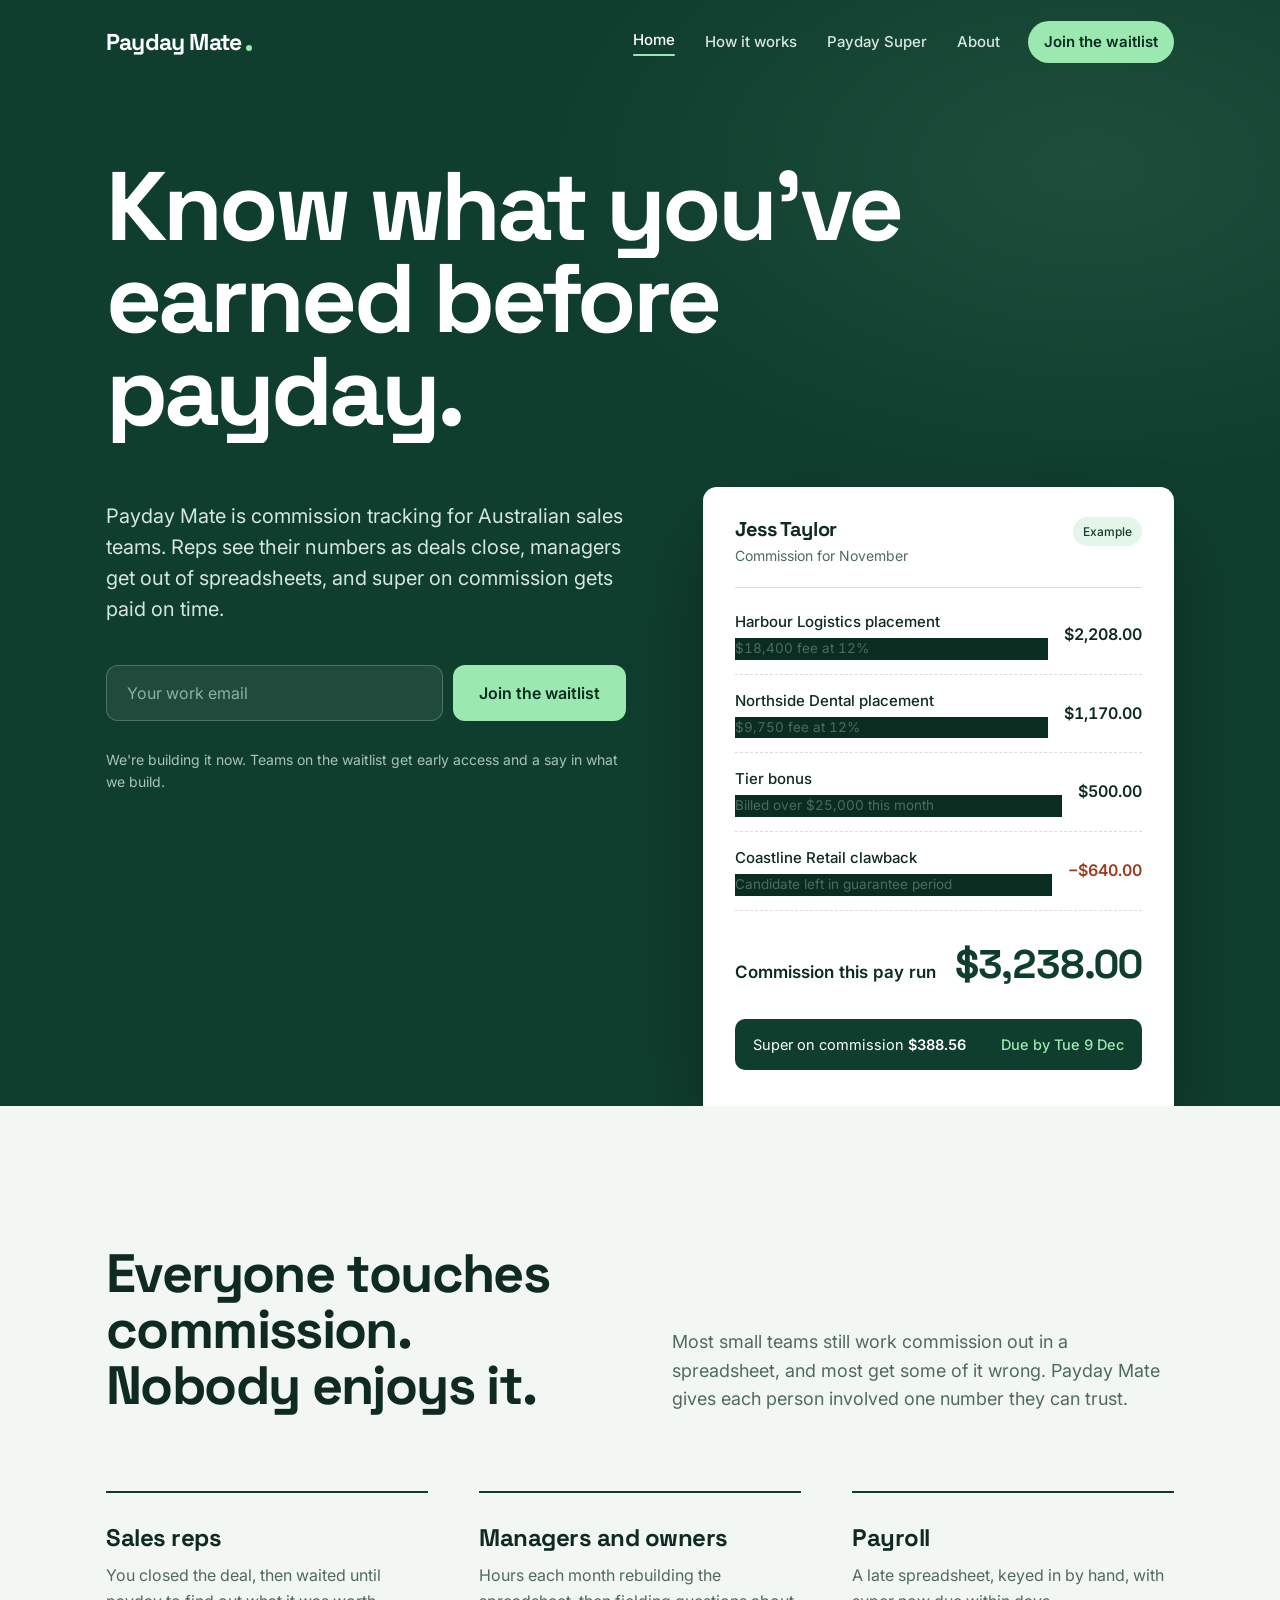
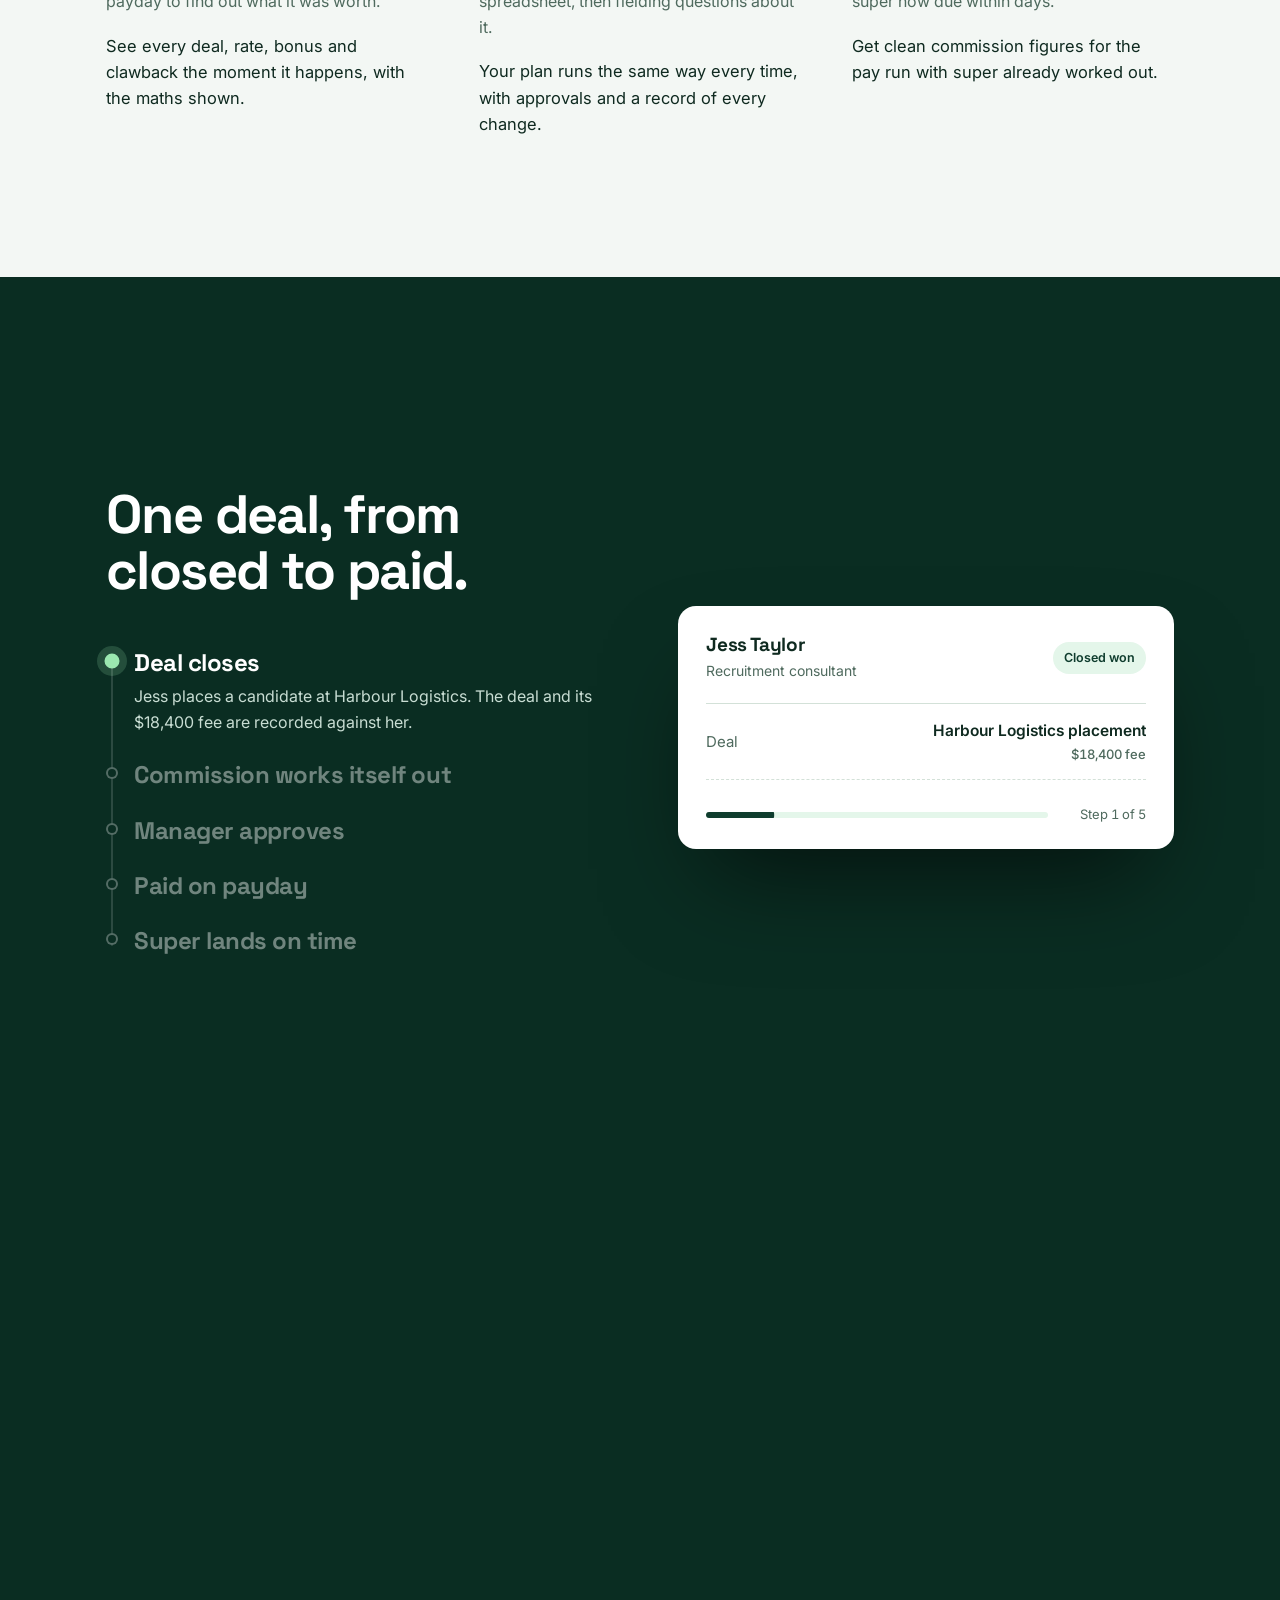
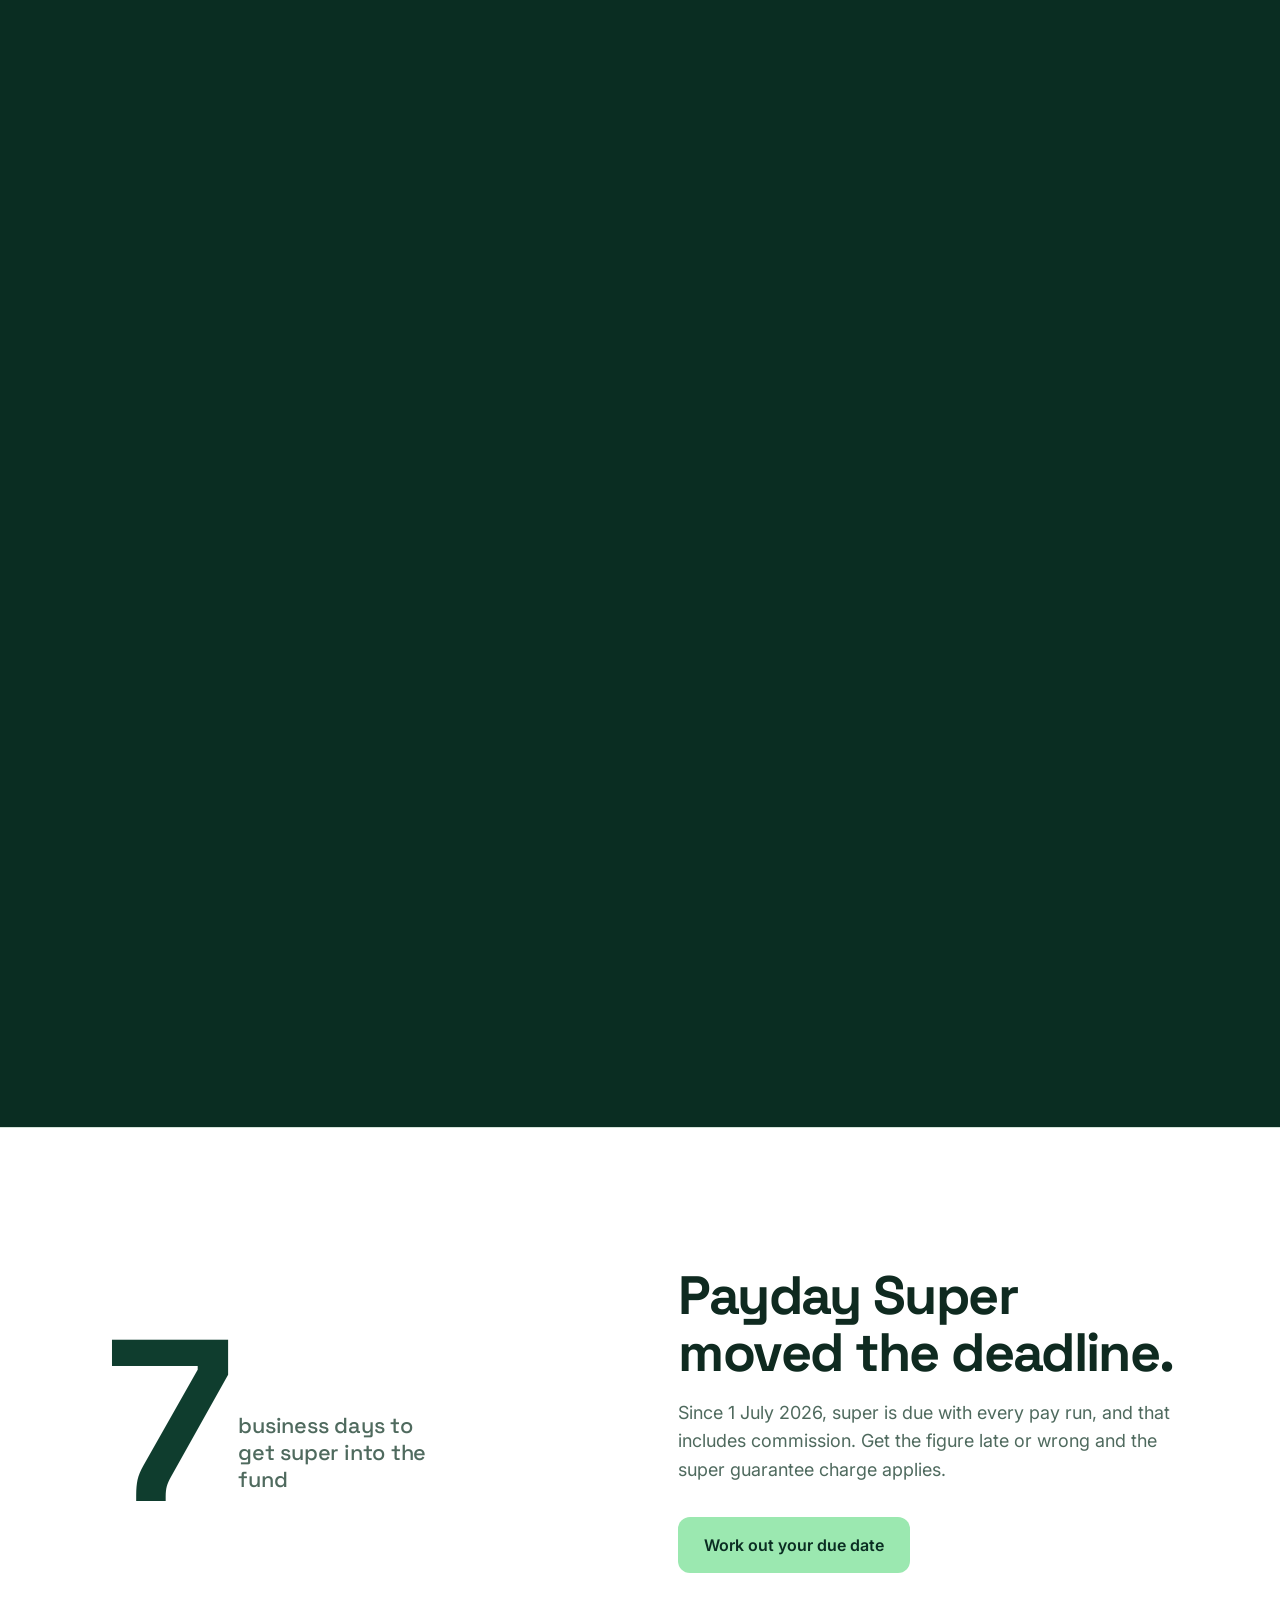
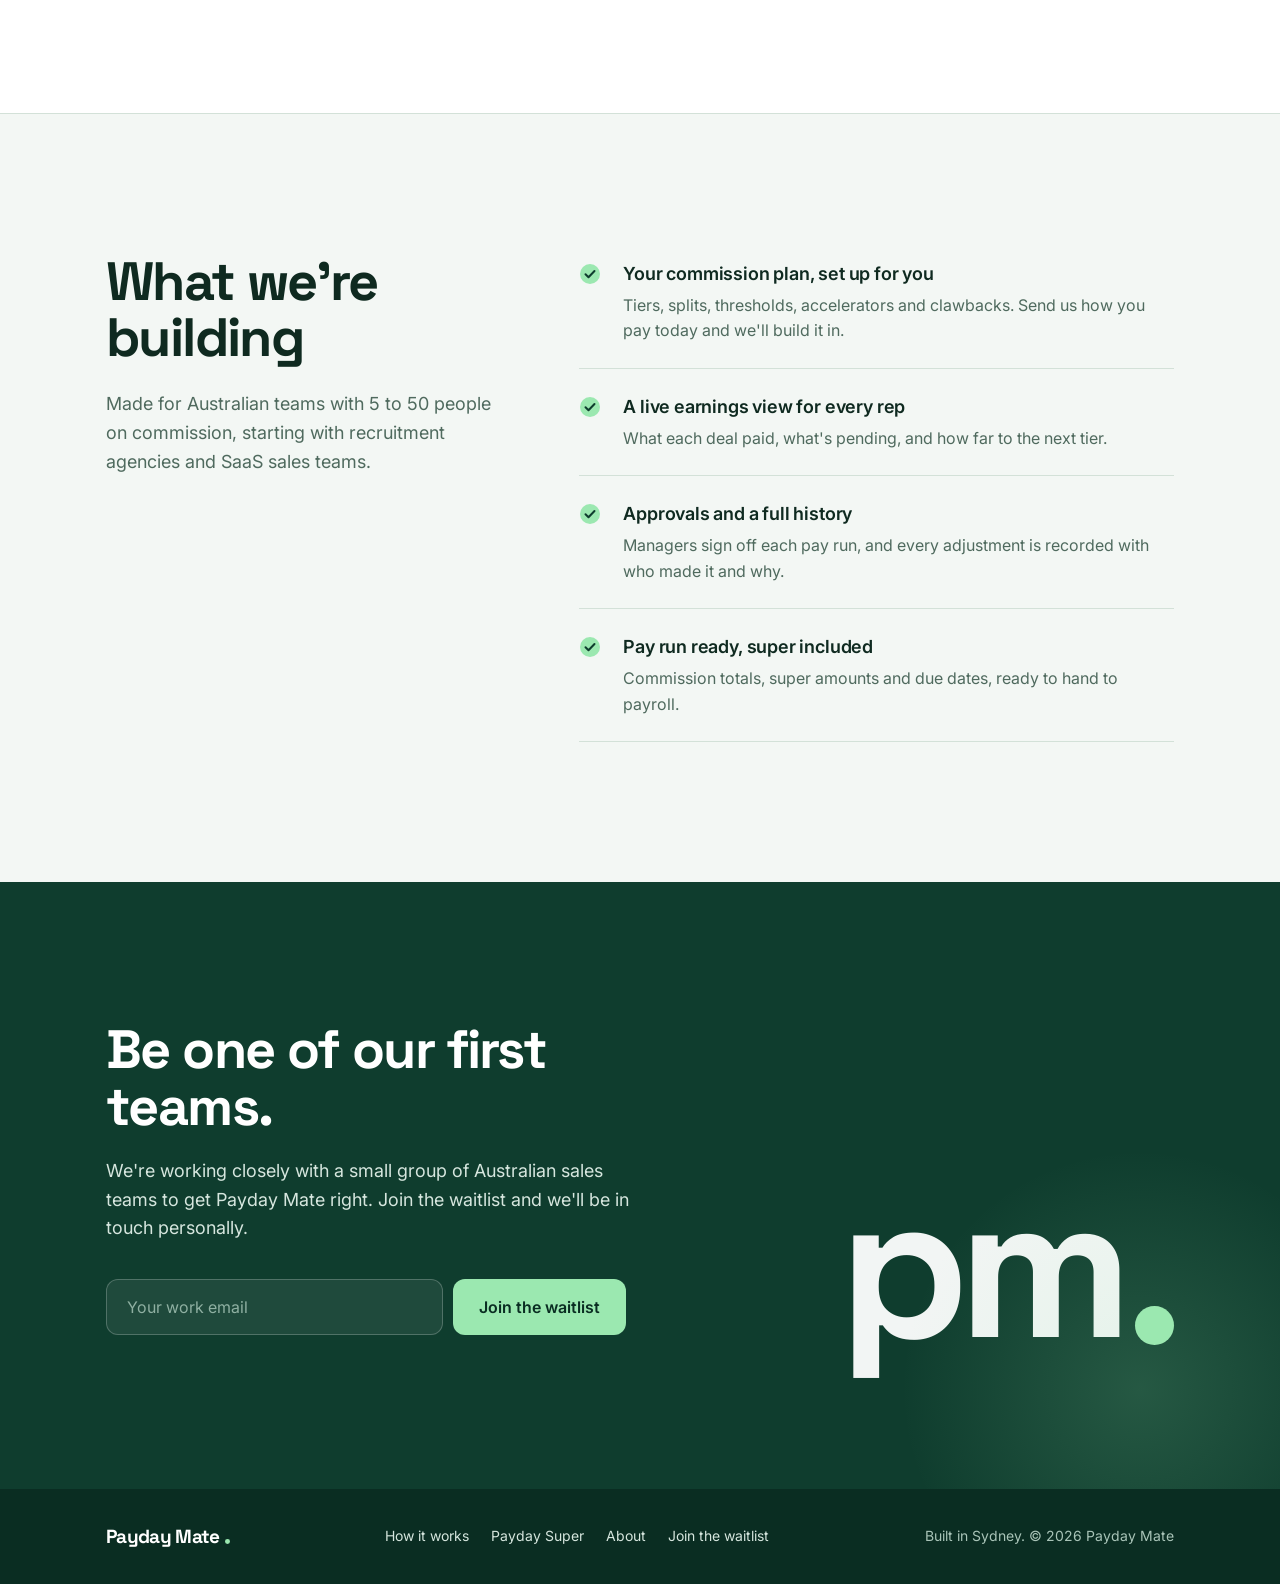
<file: index.html>
<!DOCTYPE html>
<html lang="en-AU">
<head>
<meta charset="utf-8">
<meta name="viewport" content="width=device-width, initial-scale=1">
<title>Payday Mate: commission tracking for Australian sales teams</title>
<meta name="description" content="Payday Mate is commission tracking for Australian sales teams. Reps see what they've earned as deals close, managers get out of spreadsheets, and super on commission gets paid on time.">
<meta name="theme-color" content="#0F3D2E">
<meta property="og:title" content="Payday Mate: commission tracking for Australian sales teams">
<meta property="og:description" content="Payday Mate is commission tracking for Australian sales teams. Reps see what they've earned as deals close, managers get out of spreadsheets, and super on commission gets paid on time.">
<meta property="og:type" content="website">
<meta property="og:url" content="https://paydaymate.com.au/">
<link rel="icon" href="data:image/svg+xml,%3Csvg xmlns='http://www.w3.org/2000/svg' viewBox='0 0 64 64'%3E%3Crect width='64' height='64' rx='14' fill='%230F3D2E'/%3E%3Ctext x='8' y='43' font-family='Arial,Helvetica,sans-serif' font-weight='700' font-size='32' letter-spacing='-2' fill='%23fff'%3Epm%3C/text%3E%3Ccircle cx='52' cy='40' r='4' fill='%239BE8B0'/%3E%3C/svg%3E">
<link rel="preconnect" href="https://fonts.googleapis.com">
<link rel="preconnect" href="https://fonts.gstatic.com" crossorigin>
<link href="https://fonts.googleapis.com/css2?family=Inter:wght@400;500;600&family=Space+Grotesk:wght@500;700&display=swap" rel="stylesheet">
<style>
:root{
  --green:#0F3D2E;
  --green-deep:#0A2D22;
  --green-soft:#1B5240;
  --mint:#9BE8B0;
  --mint-wash:#E4F6EA;
  --paper:#F3F7F4;
  --white:#FFFFFF;
  --ink:#0F2A20;
  --muted:#4F6A5E;
  --line:#D3E1D8;
  --on-green-muted:#A9C4B8;
  --display:'Space Grotesk',system-ui,sans-serif;
  --body:'Inter',system-ui,-apple-system,'Segoe UI',sans-serif;
  --wrap:1180px;
  --gutter:clamp(20px,5vw,56px);
  --ease:cubic-bezier(.22,.8,.24,1);
}
*,*::before,*::after{box-sizing:border-box}
html{-webkit-text-size-adjust:100%;scroll-behavior:smooth}
body{margin:0;background:var(--paper);color:var(--ink);font-family:var(--body);font-size:17px;line-height:1.6;-webkit-font-smoothing:antialiased;text-rendering:optimizeLegibility}
img,svg{display:block}
a{color:inherit}
:focus-visible{outline:3px solid var(--mint);outline-offset:3px;border-radius:4px}
.wrap{max-width:var(--wrap);margin:0 auto;padding:0 var(--gutter)}
.visually-hidden{position:absolute!important;width:1px;height:1px;overflow:hidden;clip:rect(0 0 0 0);white-space:nowrap}
.skip{position:absolute;left:12px;top:-60px;z-index:50;background:var(--mint);color:var(--green-deep);padding:10px 14px;border-radius:8px;font-weight:600;text-decoration:none}
.skip:focus{top:12px}

/* ---------- brand marks ---------- */
.wordmark{display:inline-flex;align-items:flex-end;gap:5px;text-decoration:none;font-family:var(--display);font-weight:700;letter-spacing:-.035em;line-height:1}
.wordmark .dot{width:.26em;height:.26em;border-radius:50%;background:var(--mint);margin-bottom:.09em;flex:none}
.monogram{display:inline-flex;align-items:flex-end;gap:.07em;font-family:var(--display);font-weight:700;letter-spacing:-.06em;line-height:.8}
.monogram .dot{width:.19em;height:.19em;border-radius:50%;background:var(--mint);margin-bottom:.02em}

/* ---------- header ---------- */
.site-head{position:fixed;inset:0 0 auto 0;z-index:20;transition:background .35s var(--ease),box-shadow .35s var(--ease),backdrop-filter .35s}
.site-head .wrap{display:flex;align-items:center;justify-content:space-between;gap:24px;height:84px;transition:height .35s var(--ease)}
.site-head.scrolled{background:rgba(10,45,34,.86);backdrop-filter:saturate(1.4) blur(14px);-webkit-backdrop-filter:saturate(1.4) blur(14px);box-shadow:0 1px 0 rgba(155,232,176,.12)}
.site-head.scrolled .wrap{height:68px}
.site-head .wordmark{color:var(--white);font-size:23px}
.nav{display:flex;align-items:center;gap:6px}
.nav a{font-size:15px;font-weight:500;color:#D6E6DE;text-decoration:none;padding:8px 12px;border-radius:8px;transition:color .2s,background .2s}
.nav a:hover{color:var(--white);background:rgba(255,255,255,.06)}
.nav a[aria-current=page]{color:var(--white)}
.nav a[aria-current=page]::after{content:"";display:block;height:2px;background:var(--mint);border-radius:2px;margin-top:2px}
.nav .head-cta{margin-left:10px;color:var(--green-deep);background:var(--mint);padding:9px 16px;border-radius:999px;font-weight:600}
.nav .head-cta:hover{background:#B2F0C3;color:var(--green-deep)}
.menu-btn{display:none;background:none;border:0;color:var(--white);width:44px;height:44px;border-radius:10px;cursor:pointer;align-items:center;justify-content:center}
.menu-btn span{display:block;width:20px;height:2px;background:currentColor;border-radius:2px;position:relative;transition:background .2s}
.menu-btn span::before,.menu-btn span::after{content:"";position:absolute;left:0;width:20px;height:2px;background:currentColor;border-radius:2px;transition:transform .3s var(--ease)}
.menu-btn span::before{top:-6px}.menu-btn span::after{top:6px}
.menu-open .menu-btn span{background:transparent}
.menu-open .menu-btn span::before{transform:translateY(6px) rotate(45deg)}
.menu-open .menu-btn span::after{transform:translateY(-6px) rotate(-45deg)}

/* ---------- hero (shared) ---------- */
.hero{background:var(--green);color:var(--white);padding:160px 0 0;position:relative;overflow:hidden}
.hero::before{content:"";position:absolute;inset:0;background:radial-gradient(900px 520px at 85% 15%,rgba(155,232,176,.10),transparent 60%);pointer-events:none}
.hero h1{font-family:var(--display);font-weight:700;font-size:clamp(46px,7.6vw,108px);line-height:.95;letter-spacing:-.04em;margin:0 0 clamp(36px,4.5vw,64px);max-width:14ch;position:relative}
.hero .lede{font-size:clamp(18px,1.6vw,20px);line-height:1.55;color:#D6E6DE;max-width:33em;margin:0 0 40px}
.hero-grid{display:grid;grid-template-columns:minmax(0,1.05fr) minmax(0,.95fr);gap:clamp(40px,6vw,88px);align-items:start;position:relative}
.hero-copy{padding-bottom:120px;padding-top:6px}
.hero.simple{padding-bottom:clamp(80px,10vw,128px)}
.hero.simple h1{max-width:16ch;margin-bottom:28px}
.hero.simple .lede{margin-bottom:0}
.note{font-size:14px;color:var(--on-green-muted);margin:14px 0 0}

/* headline line reveal: once, on load */
.js .reveal-lines .ln{display:block;overflow:hidden;padding-bottom:.06em;margin-bottom:-.06em}
.js .reveal-lines .ln > span{display:block;transform:translateY(105%);transition:transform .9s var(--ease)}
.js .reveal-lines.in .ln > span{transform:none}
.js .reveal-lines.in .ln:nth-child(2) > span{transition-delay:.08s}
.js .reveal-lines.in .ln:nth-child(3) > span{transition-delay:.16s}

/* ---------- waitlist form ---------- */
.waitlist{display:flex;gap:10px;max-width:520px;flex-wrap:wrap}
.waitlist input[type=email]{flex:1 1 240px;min-width:0;height:56px;padding:0 20px;border-radius:12px;border:1px solid rgba(255,255,255,.22);background:rgba(255,255,255,.07);color:var(--white);font:inherit;font-size:16px;transition:border-color .2s,background .2s}
.waitlist input[type=email]::placeholder{color:#8FB0A2}
.waitlist input[type=email]:hover{border-color:rgba(255,255,255,.4)}
.waitlist input[type=email]:focus{outline:none;border-color:var(--mint);background:rgba(255,255,255,.1)}
.btn{display:inline-flex;align-items:center;justify-content:center;height:56px;padding:0 26px;border:0;border-radius:12px;background:var(--mint);color:var(--green-deep);font:600 16px/1 var(--body);cursor:pointer;white-space:nowrap;text-decoration:none;transition:transform .15s,background .2s}
.btn:hover{background:#B2F0C3}
.btn:active{transform:translateY(1px)}
.btn[disabled]{opacity:.7;cursor:progress}
.btn.ghost{background:transparent;color:var(--green);border:1.5px solid var(--green)}
.btn.ghost:hover{background:var(--green);color:var(--white)}
.form-msg{flex-basis:100%;font-size:15px;margin:4px 0 0}
.form-msg.err{color:#FFC9B8}
.waitlist.done{display:block}
.done-msg{display:flex;gap:14px;align-items:flex-start;padding:18px 20px;border-radius:12px;background:rgba(155,232,176,.12);border:1px solid rgba(155,232,176,.4);max-width:520px;animation:pop .5s var(--ease)}
.done-msg svg{flex:none;margin-top:2px}
.done-msg strong{display:block;font-weight:600;color:var(--white)}
.done-msg span{color:#C8DDD3;font-size:15px}
@keyframes pop{from{opacity:0;transform:scale(.97)}to{opacity:1;transform:none}}

/* ---------- statement (home hero) ---------- */
.statement-wrap{position:relative;align-self:end;margin-top:-8px}
.statement{background:var(--white);color:var(--ink);border-radius:14px 14px 0 0;padding:30px 32px 36px;box-shadow:0 40px 80px -20px rgba(0,0,0,.45);font-feature-settings:"tnum" 1,"lnum" 1}
.st-head{display:flex;justify-content:space-between;align-items:flex-start;gap:16px;padding-bottom:20px;border-bottom:1px solid var(--line)}
.st-title{font-family:var(--display);font-weight:700;font-size:20px;letter-spacing:-.02em;line-height:1.2}
.st-sub{font-size:14px;color:var(--muted);margin-top:4px}
.tag{font-size:12px;font-weight:500;color:var(--green);background:var(--mint-wash);border-radius:999px;padding:5px 10px;white-space:nowrap}
.st-lines{list-style:none;margin:0;padding:8px 0 0}
.st-line{display:grid;grid-template-columns:1fr auto;gap:4px 16px;padding:14px 0;border-bottom:1px dashed var(--line)}
.st-line .what{font-weight:500;font-size:15px}
.st-line .how{grid-column:1;font-size:13.5px;color:var(--muted)}
.st-line .amt{grid-row:1/span 2;grid-column:2;align-self:center;font-weight:600;font-size:16px}
.st-line.neg .amt{color:#9A3B1E}
.st-total{display:flex;justify-content:space-between;align-items:baseline;gap:12px;padding:22px 0 6px}
.st-total .lbl{font-weight:600}
.st-total .val{font-family:var(--display);font-weight:700;font-size:40px;letter-spacing:-.03em;color:var(--green)}
.st-super{margin-top:16px;display:flex;justify-content:space-between;align-items:center;gap:16px;background:var(--green);color:var(--white);border-radius:10px;padding:14px 18px;font-size:14.5px}
.st-super b{font-weight:600}
.st-super .when{color:var(--mint);font-weight:500;white-space:nowrap}
.js .st-line,.js .st-total,.js .st-super{opacity:0;transform:translateY(8px)}
.js .run .st-line,.js .run .st-total,.js .run .st-super{opacity:1;transform:none;transition:opacity .5s ease,transform .5s ease}
.js .run .st-line:nth-child(1){transition-delay:.35s}
.js .run .st-line:nth-child(2){transition-delay:.55s}
.js .run .st-line:nth-child(3){transition-delay:.75s}
.js .run .st-line:nth-child(4){transition-delay:.95s}
.js .run .st-total{transition-delay:1.15s}
.js .run .st-super{transition-delay:1.7s}

/* ---------- section basics ---------- */
.section{padding:clamp(88px,11vw,140px) 0}
.section.white{background:var(--white);border-top:1px solid var(--line);border-bottom:1px solid var(--line)}
.h2{font-family:var(--display);font-weight:700;font-size:clamp(34px,4.4vw,54px);line-height:1.04;letter-spacing:-.03em;margin:0;max-width:16ch}
.intro{display:grid;grid-template-columns:minmax(0,1fr) minmax(0,1fr);gap:clamp(24px,5vw,72px);align-items:end;margin-bottom:clamp(48px,6vw,80px)}
.intro p{margin:0;color:var(--muted);font-size:18px;max-width:32em}
.body-lg{color:var(--muted);font-size:18px;max-width:32em}
.text-link{color:var(--green);font-weight:600;text-decoration-thickness:1.5px;text-underline-offset:4px}

/* roles */
.roles{display:grid;grid-template-columns:repeat(3,minmax(0,1fr));gap:clamp(28px,4vw,56px)}
.role{position:relative;padding-top:28px}
.role::before{content:"";position:absolute;left:0;top:0;height:2px;width:100%;background:var(--green);transform-origin:left;transition:transform 1s var(--ease)}
.js .role::before{transform:scaleX(0)}
.js .roles.in .role::before{transform:none}
.js .roles.in .role:nth-child(2)::before{transition-delay:.12s}
.js .roles.in .role:nth-child(3)::before{transition-delay:.24s}
.role h3{font-family:var(--display);font-weight:700;font-size:24px;letter-spacing:-.02em;margin:0 0 6px}
.role .pain{color:var(--muted);margin:0 0 18px;font-size:16px}
.role .fix{margin:0;font-size:16.5px}

/* ---------- how a pay run works (scroll-driven) ---------- */
.how{position:relative;background:var(--green-deep);color:var(--white)}
.how-track{height:calc(100vh + 5 * 70vh)}
.how-sticky{position:sticky;top:0;height:100vh;display:flex;align-items:center;overflow:hidden}
.how-sticky .wrap{width:100%;display:grid;grid-template-columns:minmax(0,1fr) minmax(0,1fr);gap:clamp(40px,6vw,96px);align-items:center}
.how .h2{color:var(--white);margin-bottom:36px}
.steps{list-style:none;margin:0;padding:0 0 0 28px;position:relative}
.steps::before,.steps::after{content:"";position:absolute;left:5px;top:22px;bottom:22px;width:2px;border-radius:2px;background:rgba(255,255,255,.14)}
.steps::after{background:var(--mint);transform-origin:top;transform:scaleY(var(--p,0))}
.step{position:relative;padding:12px 0;color:rgba(255,255,255,.42);transition:color .4s var(--ease)}
.step::before{content:"";position:absolute;left:-28px;top:20px;width:12px;height:12px;border-radius:50%;background:var(--green-deep);border:2px solid rgba(255,255,255,.3);transition:background .3s,border-color .3s,transform .3s var(--ease)}
.step h3{margin:0;font-family:var(--display);font-weight:700;font-size:clamp(20px,2vw,24px);letter-spacing:-.02em;line-height:1.3}
.step p{margin:0;max-height:0;opacity:0;overflow:hidden;font-size:16px;color:#C8DDD3;transition:max-height .5s var(--ease),opacity .4s,margin .4s}
.step.done{color:rgba(255,255,255,.7)}
.step.done::before{background:var(--mint);border-color:var(--mint)}
.step.active{color:var(--white)}
.step.active::before{background:var(--mint);border-color:var(--mint);transform:scale(1.25);box-shadow:0 0 0 6px rgba(155,232,176,.18)}
.step.active p{max-height:6em;opacity:1;margin-top:6px}

.ticket{background:var(--white);color:var(--ink);border-radius:18px;padding:28px 28px 24px;box-shadow:0 50px 100px -30px rgba(0,0,0,.6);font-feature-settings:"tnum" 1,"lnum" 1;max-width:500px;justify-self:end;width:100%}
.tk-head{display:flex;justify-content:space-between;align-items:center;gap:12px}
.tk-head .st-title{font-size:19px}
.status{font-size:12.5px;font-weight:600;border-radius:999px;padding:6px 11px;background:var(--mint-wash);color:var(--green);white-space:nowrap;transition:background .3s,color .3s}
.status.final{background:var(--green);color:var(--mint)}
.tk-rows{list-style:none;margin:20px 0 0;padding:0;border-top:1px solid var(--line)}
.tk-row{display:flex;justify-content:space-between;align-items:center;gap:16px;padding:0 0;border-bottom:1px dashed var(--line);max-height:0;opacity:0;overflow:hidden;transition:max-height .55s var(--ease),opacity .45s,padding .55s var(--ease)}
.tk-row.show{max-height:80px;opacity:1;padding:15px 0}
.tk-row .k{font-size:15px;color:var(--muted)}
.tk-row .v{font-weight:600;font-size:15.5px;text-align:right}
.tk-row .v small{display:block;font-weight:500;color:var(--muted);font-size:13px}
.tk-row.hl .v{color:var(--green)}
.tk-foot{display:flex;align-items:center;gap:14px;margin-top:20px}
.meter{flex:1;height:6px;border-radius:6px;background:var(--mint-wash);overflow:hidden}
.meter i{display:block;height:100%;background:var(--green);border-radius:6px;transform-origin:left;transform:scaleX(var(--p,0))}
.tk-foot span{font-size:13px;color:var(--muted);white-space:nowrap;min-width:6.5em;text-align:right}

/* ---------- payday super teaser ---------- */
.teaser{display:grid;grid-template-columns:minmax(0,1fr) minmax(0,1fr);gap:clamp(40px,6vw,96px);align-items:center}
.big-seven{font-family:var(--display);font-weight:700;font-size:clamp(120px,18vw,240px);line-height:.8;letter-spacing:-.06em;color:var(--green);margin:0;display:flex;align-items:flex-end;gap:18px}
.big-seven small{font-size:clamp(18px,1.7vw,22px);letter-spacing:-.01em;line-height:1.25;font-weight:500;color:var(--muted);max-width:9em;padding-bottom:.9em}
.teaser .actions{margin-top:32px;display:flex;gap:12px;flex-wrap:wrap}

/* features */
.building{display:grid;grid-template-columns:minmax(0,.8fr) minmax(0,1.2fr);gap:clamp(40px,6vw,96px)}
.building .side p{color:var(--muted);font-size:18px;margin:24px 0 0;max-width:24em}
.features{list-style:none;margin:0;padding:0}
.features li{display:grid;grid-template-columns:28px 1fr;gap:4px 16px;padding:24px 0;border-bottom:1px solid var(--line)}
.features li:first-child{padding-top:6px}
.features svg{grid-row:1/span 2;margin-top:3px}
.features h3{margin:0;font-size:18px;font-weight:600;letter-spacing:-.01em}
.features p{margin:0;color:var(--muted);font-size:16px}

/* closing */
.closing{background:var(--green);color:var(--white);position:relative;overflow:hidden}
.closing::after{content:"";position:absolute;right:-120px;bottom:-160px;width:520px;height:520px;border-radius:50%;background:radial-gradient(circle,rgba(155,232,176,.16),transparent 65%);pointer-events:none}
.closing-grid{display:grid;grid-template-columns:minmax(0,1fr) auto;gap:48px;align-items:end;position:relative}
.closing .h2{max-width:13ch;color:var(--white)}
.closing p.lede{color:#D6E6DE;font-size:18px;max-width:30em;margin:22px 0 36px}
.closing .monogram{font-size:clamp(120px,16vw,220px);color:rgba(255,255,255,.95)}
.js .closing .monogram .dot{transform:translateY(-1.4em) scale(.6);opacity:0;transition:transform .9s cubic-bezier(.34,1.56,.64,1),opacity .3s}
.js .closing.in .monogram .dot{transform:none;opacity:1;transition-delay:.25s}

/* ---------- calculator ---------- */
.calc{background:var(--green);color:var(--white);border-radius:20px;padding:clamp(26px,3.4vw,40px);font-feature-settings:"tnum" 1,"lnum" 1}
.hero .calc{background:var(--green-deep);box-shadow:0 40px 80px -30px rgba(0,0,0,.5);border:1px solid rgba(155,232,176,.14)}
.calc-inputs{display:grid;grid-template-columns:1fr 1fr;gap:16px}
.field label{display:block;font-size:14px;font-weight:500;color:var(--on-green-muted);margin-bottom:8px}
.field .control{position:relative}
.field input{width:100%;height:54px;border-radius:10px;border:1px solid rgba(255,255,255,.22);background:rgba(255,255,255,.07);color:var(--white);font:500 17px var(--body);padding:0 16px;color-scheme:dark}
.field input:focus{outline:none;border-color:var(--mint);background:rgba(255,255,255,.1)}
.field .prefix{position:absolute;left:16px;top:50%;transform:translateY(-50%);color:var(--on-green-muted);font-weight:500;pointer-events:none}
.field .prefix + input{padding-left:32px}
.calc-out{margin-top:34px;padding-top:28px;border-top:1px solid rgba(255,255,255,.16)}
.due-lbl{font-size:15px;color:var(--on-green-muted);margin:0 0 6px}
.due{font-family:var(--display);font-weight:700;font-size:clamp(40px,5.4vw,64px);line-height:1;letter-spacing:-.035em;color:var(--white);margin:0}
.due-in{color:var(--mint);font-size:16px;margin:12px 0 0}
.calc-rows{display:grid;grid-template-columns:1fr 1fr;gap:16px;margin:28px 0 0}
.calc-rows div{background:rgba(255,255,255,.06);border-radius:10px;padding:14px 16px}
.calc-rows dt{font-size:13.5px;color:var(--on-green-muted)}
.calc-rows dd{margin:4px 0 0;font-weight:600;font-size:20px}
.days{display:grid;grid-template-columns:repeat(7,1fr);gap:6px;margin-top:22px}
.days span{height:36px;border-radius:8px;background:rgba(255,255,255,.06);display:flex;align-items:center;justify-content:center;font-size:12.5px;font-weight:600;color:var(--on-green-muted);transition:background .3s,color .3s}
.days span.on{background:var(--mint);color:var(--green-deep)}

/* ---------- payday super page ---------- */
.compare{display:grid;grid-template-columns:1fr 1fr;border:1px solid var(--line);border-radius:18px;overflow:hidden;background:var(--white)}
.compare > div{padding:clamp(24px,3vw,40px)}
.compare .now{background:var(--green);color:var(--white)}
.compare h3{margin:0 0 20px;font-family:var(--display);font-size:22px;letter-spacing:-.02em}
.compare dl{margin:0;display:grid;gap:18px}
.compare dt{font-size:14px;color:var(--muted)}
.compare .now dt{color:var(--on-green-muted)}
.compare dd{margin:2px 0 0;font-size:18px;font-weight:600}
.rules{display:grid;grid-template-columns:repeat(2,minmax(0,1fr));gap:0 clamp(32px,5vw,72px);margin-top:clamp(40px,5vw,64px)}
.rule{padding:28px 0;border-top:1px solid var(--line)}
.rule h3{margin:0 0 8px;font-size:19px;font-weight:600;letter-spacing:-.01em}
.rule p{margin:0;color:var(--muted);font-size:16.5px}
.callout{display:flex;gap:20px;align-items:flex-start;background:var(--mint-wash);border-radius:16px;padding:clamp(22px,3vw,32px);margin-top:clamp(40px,5vw,56px)}
.callout h3{margin:0 0 6px;font-size:19px}
.callout p{margin:0;color:var(--ink)}
.sources{font-size:14px;color:var(--muted);margin-top:40px}
.sources a{color:var(--green)}

/* ---------- about page ---------- */
.story{display:grid;grid-template-columns:minmax(0,.8fr) minmax(0,1.2fr);gap:clamp(40px,6vw,96px)}
.story .prose p{font-size:19px;line-height:1.65;margin:0 0 22px;max-width:34em}
.story .prose p:first-child{font-family:var(--display);font-size:clamp(24px,2.4vw,30px);line-height:1.3;letter-spacing:-.02em;font-weight:500;color:var(--ink)}
.founders{display:grid;grid-template-columns:repeat(2,minmax(0,1fr));gap:clamp(20px,3vw,32px)}
.founder{background:var(--white);border:1px solid var(--line);border-radius:18px;padding:28px;display:flex;gap:20px;align-items:flex-start}
.avatar{width:72px;height:72px;border-radius:50%;background:var(--green);color:var(--mint);display:flex;align-items:center;justify-content:center;font-family:var(--display);font-weight:700;font-size:28px;letter-spacing:-.04em;flex:none}
.founder h3{margin:0;font-family:var(--display);font-size:22px;letter-spacing:-.02em}
.founder p{margin:2px 0 0;color:var(--muted);font-size:15.5px}
.beliefs{list-style:none;margin:0;padding:0;display:grid;grid-template-columns:repeat(3,minmax(0,1fr));gap:clamp(28px,4vw,56px)}
.beliefs li{border-top:2px solid var(--green);padding-top:24px}
.beliefs h3{margin:0 0 8px;font-family:var(--display);font-size:22px;letter-spacing:-.02em;line-height:1.2}
.beliefs p{margin:0;color:var(--muted)}

/* ---------- footer ---------- */
footer{background:var(--green-deep);color:var(--on-green-muted);font-size:14px}
.foot-grid{display:flex;justify-content:space-between;align-items:center;gap:20px;padding-top:36px;padding-bottom:36px;flex-wrap:wrap}
footer .wordmark{color:var(--white);font-size:19px}
.foot-links{display:flex;gap:22px;flex-wrap:wrap}
.foot-links a{color:#D6E6DE;text-decoration:none}
.foot-links a:hover{color:var(--white);text-decoration:underline;text-underline-offset:4px}

/* ---------- responsive ---------- */
@media (max-width:960px){
  .hero-grid,.building,.intro,.closing-grid,.teaser,.story{grid-template-columns:1fr}
  .hero-copy{padding-bottom:56px}
  .statement-wrap{max-width:560px}
  .roles,.beliefs{grid-template-columns:1fr;gap:40px}
  .closing .monogram{display:none}
  .intro{align-items:start}
  .rules{grid-template-columns:1fr}
  .founders{grid-template-columns:1fr}
  /* how: compact sticky layout */
  .how-sticky{align-items:flex-start}
  .how-sticky .wrap{grid-template-columns:1fr;gap:20px;align-content:start;padding-top:88px}
  .how .h2{margin-bottom:12px;font-size:26px}
  .ticket{justify-self:stretch;max-width:none;padding:16px 18px;order:-1;border-radius:14px}
  .tk-rows{margin-top:12px}
  .tk-row.show{padding:7px 0}
  .tk-row .k,.tk-row .v{font-size:13.5px}
  .tk-row .v small{font-size:12px}
  .tk-foot{margin-top:12px}
  .step p{font-size:15px}
  .step{display:none;padding:0}
  .step.active{display:block}
  .steps{padding-left:0}
  .steps::before,.steps::after,.step::before{display:none}
  .step.active p{max-height:none}
  .step-count{display:block!important}
}
@media (max-width:820px){
  .nav{position:fixed;inset:0 0 auto 0;top:0;flex-direction:column;align-items:stretch;gap:2px;background:var(--green-deep);padding:84px var(--gutter) 28px;transform:translateY(-102%);transition:transform .45s var(--ease);z-index:-1;box-shadow:0 30px 60px -20px rgba(0,0,0,.5)}
  .menu-open .nav{transform:none}
  .nav a{font-size:20px;padding:14px 4px;border-bottom:1px solid rgba(255,255,255,.08);border-radius:0}
  .nav a[aria-current=page]::after{display:none}
  .nav a[aria-current=page]{color:var(--mint)}
  .nav .head-cta{margin:18px 0 0;text-align:center;border-radius:12px;padding:16px;border-bottom:0}
  .menu-btn{display:inline-flex}
  .compare{grid-template-columns:1fr}
}
@media (max-width:560px){
  body{font-size:16px}
  .hero{padding-top:124px}
  .statement{padding:24px 20px 28px}
  .st-total .val{font-size:32px}
  .st-super{flex-direction:column;align-items:flex-start;gap:4px}
  .calc-inputs,.calc-rows{grid-template-columns:1fr}
  .btn{flex:1 1 100%}
  .waitlist .btn{width:100%}
  .big-seven{flex-direction:column;align-items:flex-start}
  .big-seven small{padding-bottom:0}
  .founder{flex-direction:column;align-items:flex-start}
}
.step-count{display:none;font-size:13px;color:var(--on-green-muted);margin-bottom:6px}

@media (prefers-reduced-motion:reduce){
  html{scroll-behavior:auto}
  *,*::before,*::after{transition-duration:.01ms!important;transition-delay:0s!important;animation:none!important}
  .js .st-line,.js .st-total,.js .st-super{opacity:1!important;transform:none!important}
  .js .reveal-lines .ln > span{transform:none!important}
}

</style>
<script>document.documentElement.classList.add('js')</script>
</head>
<body>
<a class="skip" href="#main">Skip to content</a>
<header class="site-head">
  <div class="wrap">
    <a class="wordmark" href="index.html" aria-label="Payday Mate home">Payday Mate<span class="dot" aria-hidden="true"></span></a>
    <button class="menu-btn" type="button" aria-expanded="false" aria-controls="nav" aria-label="Open menu"><span></span></button>
    <nav class="nav" id="nav" aria-label="Main">
      <a href="index.html" aria-current="page">Home</a>
      <a href="index.html#how">How it works</a>
      <a href="payday-super.html">Payday Super</a>
      <a href="about.html">About</a>
      <a class="head-cta" href="#join">Join the waitlist</a>
    </nav>
  </div>
</header>
<main id="main">
  <div class="hero">
    <div class="wrap">
      <h1 class="reveal-lines"><span class="ln"><span>Know what you&rsquo;ve</span></span><span class="ln"><span>earned before</span></span><span class="ln"><span>payday.</span></span></h1>
    </div>
    <div class="wrap hero-grid">
      <div class="hero-copy">
        <p class="lede">Payday Mate is commission tracking for Australian sales teams. Reps see their numbers as deals close, managers get out of spreadsheets, and super on commission gets paid on time.</p>
        <form class="waitlist" data-source="home hero" novalidate>
          <label class="visually-hidden" for="email-hero">Work email</label>
          <input id="email-hero" type="email" name="email" placeholder="Your work email" autocomplete="email" required>
          <input type="text" name="_gotcha" tabindex="-1" autocomplete="off" class="visually-hidden" aria-hidden="true">
          <button class="btn" type="submit">Join the waitlist</button>
          <p class="form-msg" role="status" aria-live="polite"></p>
        </form>
        <p class="note">We're building it now. Teams on the waitlist get early access and a say in what we build.</p>
      </div>
      <div class="statement-wrap" aria-label="Example commission statement">
        <div class="statement" id="statement">
          <div class="st-head">
            <div><div class="st-title">Jess Taylor</div><div class="st-sub">Commission for November</div></div>
            <span class="tag">Example</span>
          </div>
          <ul class="st-lines">
            <li class="st-line"><span class="what">Harbour Logistics placement</span><span class="how">$18,400 fee at 12%</span><span class="amt">$2,208.00</span></li>
            <li class="st-line"><span class="what">Northside Dental placement</span><span class="how">$9,750 fee at 12%</span><span class="amt">$1,170.00</span></li>
            <li class="st-line"><span class="what">Tier bonus</span><span class="how">Billed over $25,000 this month</span><span class="amt">$500.00</span></li>
            <li class="st-line neg"><span class="what">Coastline Retail clawback</span><span class="how">Candidate left in guarantee period</span><span class="amt">&minus;$640.00</span></li>
          </ul>
          <div class="st-total"><span class="lbl">Commission this pay run</span><span class="val" id="st-total">$3,238.00</span></div>
          <div class="st-super"><span>Super on commission <b>$388.56</b></span><span class="when">Due by Tue 9 Dec</span></div>
        </div>
      </div>
    </div>
  </div>

  <section class="section" aria-labelledby="who-h">
    <div class="wrap">
      <div class="intro">
        <h2 class="h2" id="who-h">Everyone touches commission. Nobody enjoys it.</h2>
        <p>Most small teams still work commission out in a spreadsheet, and most get some of it wrong. Payday Mate gives each person involved one number they can trust.</p>
      </div>
      <div class="roles" data-inview>
        <article class="role"><h3>Sales reps</h3><p class="pain">You closed the deal, then waited until payday to find out what it was worth.</p><p class="fix">See every deal, rate, bonus and clawback the moment it happens, with the maths shown.</p></article>
        <article class="role"><h3>Managers and owners</h3><p class="pain">Hours each month rebuilding the spreadsheet, then fielding questions about it.</p><p class="fix">Your plan runs the same way every time, with approvals and a record of every change.</p></article>
        <article class="role"><h3>Payroll</h3><p class="pain">A late spreadsheet, keyed in by hand, with super now due within days.</p><p class="fix">Get clean commission figures for the pay run with super already worked out.</p></article>
      </div>
    </div>
  </section>

  <section class="how" id="how" aria-labelledby="how-h">
    <div class="how-track">
      <div class="how-sticky">
        <div class="wrap">
          <div>
            <h2 class="h2" id="how-h">One deal, from closed to paid.</h2>
            <p class="step-count" aria-hidden="true">Step 1 of 5</p>
            <ol class="steps">
              
              <li class="step active" data-status="Closed won"><h3>Deal closes</h3><p>Jess places a candidate at Harbour Logistics. The deal and its $18,400 fee are recorded against her.</p></li>
              <li class="step" data-status="Calculated"><h3>Commission works itself out</h3><p>Your plan runs on its own: the rate, the tier, any split. Jess sees $2,208 straight away.</p></li>
              <li class="step" data-status="Approved"><h3>Manager approves</h3><p>Sam checks the pay run and signs it off. Every change is recorded with who made it.</p></li>
              <li class="step" data-status="In pay run"><h3>Paid on payday</h3><p>The commission goes into Friday's pay run with nothing keyed in by hand.</p></li>
              <li class="step" data-status="Super due 9 Dec"><h3>Super lands on time</h3><p>Super on the commission is worked out and dated, so it reaches the fund within 7 business days.</p></li>
            </ol>
          </div>
          <div class="ticket" aria-hidden="true">
            <div class="tk-head">
              <div><div class="st-title">Jess Taylor</div><div class="st-sub">Recruitment consultant</div></div>
              <span class="status">Closed won</span>
            </div>
            <ul class="tk-rows">
              <li class="tk-row show" data-step="0"><span class="k">Deal</span><span class="v">Harbour Logistics placement<small>$18,400 fee</small></span></li>
              <li class="tk-row hl" data-step="1"><span class="k">Commission</span><span class="v">$2,208.00<small>12% of fee</small></span></li>
              <li class="tk-row" data-step="2"><span class="k">Approved</span><span class="v">Sam Patel<small>Sales manager</small></span></li>
              <li class="tk-row" data-step="3"><span class="k">Pay run</span><span class="v">Fri 28 November<small>Sent to payroll</small></span></li>
              <li class="tk-row hl" data-step="4"><span class="k">Super (12%)</span><span class="v">$264.96<small>In the fund by Tue 9 Dec</small></span></li>
            </ul>
            <div class="tk-foot"><div class="meter"><i></i></div><span>Step 1 of 5</span></div>
          </div>
        </div>
      </div>
    </div>
  </section>

  <section class="section white" aria-labelledby="super-h">
    <div class="wrap teaser">
      <p class="big-seven" aria-hidden="true">7<small>business days to get super into the fund</small></p>
      <div>
        <h2 class="h2" id="super-h">Payday Super moved the deadline.</h2>
        <p class="body-lg">Since 1 July 2026, super is due with every pay run, and that includes commission. Get the figure late or wrong and the super guarantee charge applies.</p>
        <div class="actions"><a class="btn" href="payday-super.html">Work out your due date</a></div>
      </div>
    </div>
  </section>

  <section class="section" aria-labelledby="build-h">
    <div class="wrap building">
      <div class="side">
        <h2 class="h2" id="build-h">What we're building</h2>
        <p>Made for Australian teams with 5 to 50 people on commission, starting with recruitment agencies and SaaS sales teams.</p>
      </div>
      <ul class="features">
        <li><svg width="22" height="22" viewBox="0 0 22 22" aria-hidden="true"><circle cx="11" cy="11" r="10" fill="#9BE8B0"/><path d="M6.5 11.3l3 3 6-6.3" fill="none" stroke="#0F3D2E" stroke-width="2" stroke-linecap="round" stroke-linejoin="round"/></svg><h3>Your commission plan, set up for you</h3><p>Tiers, splits, thresholds, accelerators and clawbacks. Send us how you pay today and we'll build it in.</p></li>
        <li><svg width="22" height="22" viewBox="0 0 22 22" aria-hidden="true"><circle cx="11" cy="11" r="10" fill="#9BE8B0"/><path d="M6.5 11.3l3 3 6-6.3" fill="none" stroke="#0F3D2E" stroke-width="2" stroke-linecap="round" stroke-linejoin="round"/></svg><h3>A live earnings view for every rep</h3><p>What each deal paid, what's pending, and how far to the next tier.</p></li>
        <li><svg width="22" height="22" viewBox="0 0 22 22" aria-hidden="true"><circle cx="11" cy="11" r="10" fill="#9BE8B0"/><path d="M6.5 11.3l3 3 6-6.3" fill="none" stroke="#0F3D2E" stroke-width="2" stroke-linecap="round" stroke-linejoin="round"/></svg><h3>Approvals and a full history</h3><p>Managers sign off each pay run, and every adjustment is recorded with who made it and why.</p></li>
        <li><svg width="22" height="22" viewBox="0 0 22 22" aria-hidden="true"><circle cx="11" cy="11" r="10" fill="#9BE8B0"/><path d="M6.5 11.3l3 3 6-6.3" fill="none" stroke="#0F3D2E" stroke-width="2" stroke-linecap="round" stroke-linejoin="round"/></svg><h3>Pay run ready, super included</h3><p>Commission totals, super amounts and due dates, ready to hand to payroll.</p></li>
      </ul>
    </div>
  </section>

  <section class="section closing" id="join" aria-labelledby="join-h" data-inview>
    <div class="wrap closing-grid">
      <div>
        <h2 class="h2" id="join-h">Be one of our first teams.</h2>
        <p class="lede">We're working closely with a small group of Australian sales teams to get Payday Mate right. Join the waitlist and we'll be in touch personally.</p>
        <form class="waitlist" data-source="closing" novalidate>
          <label class="visually-hidden" for="email-join">Work email</label>
          <input id="email-join" type="email" name="email" placeholder="Your work email" autocomplete="email" required>
          <input type="text" name="_gotcha" tabindex="-1" autocomplete="off" class="visually-hidden" aria-hidden="true">
          <button class="btn" type="submit">Join the waitlist</button>
          <p class="form-msg" role="status" aria-live="polite"></p>
        </form>
      </div>
      <div class="monogram" aria-hidden="true">pm<span class="dot"></span></div>
    </div>
  </section>
</main>
<footer>
  <div class="wrap foot-grid">
    <a class="wordmark" href="index.html" aria-label="Payday Mate home">Payday Mate<span class="dot" aria-hidden="true"></span></a>
    <nav class="foot-links" aria-label="Footer">
      <a href="index.html#how">How it works</a>
      <a href="payday-super.html">Payday Super</a>
      <a href="about.html">About</a>
      <a href="#join">Join the waitlist</a>
    </nav>
    <span>Built in Sydney. &copy; <span id="yr">2026</span> Payday Mate</span>
  </div>
</footer>
<script>
(function(){
  /* ===== Waitlist =====
     Paste your Formspree form ID here (the part after /f/ in your form's endpoint).
     Example: https://formspree.io/f/xyzabcd  ->  FORMSPREE_ID = 'xyzabcd'          */
  var FORMSPREE_ID = 'xnpdqoda';

  var doc = document.documentElement;
  var reduce = window.matchMedia && window.matchMedia('(prefers-reduced-motion: reduce)').matches;
  function aud(n){ return '$' + n.toLocaleString('en-AU',{minimumFractionDigits:2,maximumFractionDigits:2}); }

  /* ---------- header: solid on scroll, mobile menu ---------- */
  var head = document.querySelector('.site-head');
  function onScrollHead(){ if (head) head.classList.toggle('scrolled', window.scrollY > 24); }
  onScrollHead();
  window.addEventListener('scroll', onScrollHead, {passive:true});
  var menuBtn = document.querySelector('.menu-btn');
  if (menuBtn) {
    menuBtn.addEventListener('click', function(){
      var open = doc.classList.toggle('menu-open');
      menuBtn.setAttribute('aria-expanded', open ? 'true' : 'false');
      menuBtn.setAttribute('aria-label', open ? 'Close menu' : 'Open menu');
    });
    document.querySelectorAll('.nav a').forEach(function(a){
      a.addEventListener('click', function(){ doc.classList.remove('menu-open'); menuBtn.setAttribute('aria-expanded','false'); });
    });
    document.addEventListener('keydown', function(e){
      if (e.key === 'Escape' && doc.classList.contains('menu-open')) { doc.classList.remove('menu-open'); menuBtn.setAttribute('aria-expanded','false'); menuBtn.focus(); }
    });
  }

  /* ---------- headline reveal (once, on load) ---------- */
  requestAnimationFrame(function(){
    document.querySelectorAll('.reveal-lines').forEach(function(el){ el.classList.add('in'); });
  });

  /* ---------- in-view triggers (used sparingly) ---------- */
  var ioEls = document.querySelectorAll('[data-inview]');
  if ('IntersectionObserver' in window) {
    var io = new IntersectionObserver(function(entries){
      entries.forEach(function(en){ if (en.isIntersecting) { en.target.classList.add('in'); io.unobserve(en.target); } });
    }, {threshold:0.35});
    ioEls.forEach(function(el){ io.observe(el); });
  } else { ioEls.forEach(function(el){ el.classList.add('in'); }); }

  /* ---------- waitlist forms ---------- */
  var host = location.hostname;
  var isLive = /(^|\.)paydaymate\.com\.au$/.test(host) || /\.vercel\.app$/.test(host);
  var configured = FORMSPREE_ID && FORMSPREE_ID !== 'YOUR_FORM_ID';
  var EMAIL_RE = /^[^\s@]+@[^\s@]+\.[^\s@]{2,}$/;
  var TICK = '<svg width="22" height="22" viewBox="0 0 22 22" aria-hidden="true"><circle cx="11" cy="11" r="10" fill="#9BE8B0"/><path d="M6.5 11.3l3 3 6-6.3" fill="none" stroke="#0F3D2E" stroke-width="2" stroke-linecap="round" stroke-linejoin="round"/></svg>';
  function success(form){
    form.classList.add('done');
    form.innerHTML = '<div class="done-msg" tabindex="-1">' + TICK + '<div><strong>You’re on the list.</strong><span>We’ll be in touch before we open early access.</span></div></div>';
    var d = form.querySelector('.done-msg'); if (d) d.focus({preventScroll:true});
  }
  document.querySelectorAll('form.waitlist').forEach(function(form){
    form.addEventListener('submit', function(e){
      e.preventDefault();
      var input = form.querySelector('input[type=email]');
      var msg = form.querySelector('.form-msg');
      var btn = form.querySelector('button');
      var email = (input.value || '').trim();
      msg.textContent = ''; msg.className = 'form-msg';
      if (!EMAIL_RE.test(email)) { msg.textContent = 'Enter an email address like name@company.com.au.'; msg.classList.add('err'); input.focus(); return; }
      if (form.querySelector('[name=_gotcha]').value) { success(form); return; }
      if (!isLive) { success(form); return; }              // preview: show the confirmed state, send nothing
      if (!configured) { msg.textContent = 'Sign-ups aren’t connected yet. Add the Formspree form ID to go live.'; msg.classList.add('err'); return; }
      btn.disabled = true; btn.textContent = 'Joining…';
      fetch('https://formspree.io/f/' + FORMSPREE_ID, {
        method:'POST',
        headers:{'Accept':'application/json','Content-Type':'application/json'},
        body: JSON.stringify({email:email, source:(form.dataset.source || '') + ' (' + location.pathname + ')', _subject:'New Payday Mate waitlist sign-up'})
      }).then(function(r){ if (r.ok) return success(form); throw new Error('bad'); })
        .catch(function(){ btn.disabled = false; btn.textContent = 'Join the waitlist'; msg.textContent = 'That didn’t go through. Check your connection and try again.'; msg.classList.add('err'); });
    });
  });

  /* ---------- home hero statement: one load sequence ---------- */
  var st = document.getElementById('statement');
  if (st) {
    var totalEl = document.getElementById('st-total');
    requestAnimationFrame(function(){
      st.classList.add('run');
      if (reduce) return;
      var target = 3238, start = null, delay = 1150, dur = 900;
      totalEl.textContent = aud(0);
      (function tick(ts){
        if (ts) { if (!start) start = ts;
          var p = Math.min(1, Math.max(0, (ts - start - delay) / dur));
          totalEl.textContent = aud(target * (1 - Math.pow(1 - p, 3)));
          if (p >= 1) return; }
        requestAnimationFrame(tick);
      })();
    });
  }

  /* ---------- how a pay run works: scroll-driven ---------- */
  var how = document.querySelector('.how-track');
  if (how) {
    var steps = how.querySelectorAll('.step');
    var rows = how.querySelectorAll('.tk-row');
    var status = how.querySelector('.status');
    var rail = how.querySelector('.steps');
    var meter = how.querySelector('.meter');
    var meterLbl = how.querySelector('.tk-foot span');
    var counter = how.querySelector('.step-count');
    var N = steps.length, last = -1;
    var labels = Array.prototype.map.call(steps, function(s){ return s.dataset.status; });
    function update(){
      var r = how.getBoundingClientRect();
      var total = how.offsetHeight - window.innerHeight;
      var p = Math.min(1, Math.max(0, -r.top / total));
      var idx = Math.min(N - 1, Math.floor(p * N));
      rail.style.setProperty('--p', Math.min(1, Math.max(0, (p * N - 0.5) / (N - 1))).toFixed(4));
      meter.style.setProperty('--p', ((idx + 1) / N).toFixed(3));
      if (idx === last) return;
      last = idx;
      steps.forEach(function(s, i){ s.classList.toggle('active', i === idx); s.classList.toggle('done', i < idx); });
      rows.forEach(function(row){ row.classList.toggle('show', +row.dataset.step <= idx); });
      status.textContent = labels[idx];
      status.classList.toggle('final', idx === N - 1);
      meterLbl.textContent = 'Step ' + (idx + 1) + ' of ' + N;
      if (counter) counter.textContent = 'Step ' + (idx + 1) + ' of ' + N;
    }
    var ticking = false;
    window.addEventListener('scroll', function(){ if (!ticking) { ticking = true; requestAnimationFrame(function(){ ticking = false; update(); }); } }, {passive:true});
    window.addEventListener('resize', update);
    update();
  }

  /* ---------- Payday Super calculator ---------- */
  var payday = document.getElementById('c-payday');
  if (payday) {
    var SG_RATE = 0.12;
    var amount = document.getElementById('c-amount');
    var dueEl = document.getElementById('c-due'), inEl = document.getElementById('c-in');
    var supEl = document.getElementById('c-super'), totEl = document.getElementById('c-total');
    var daysEl = document.getElementById('c-days');
    var today = new Date(); today.setHours(0,0,0,0);
    function iso(d){ return d.getFullYear() + '-' + String(d.getMonth()+1).padStart(2,'0') + '-' + String(d.getDate()).padStart(2,'0'); }
    function parseISO(s){ var p = s.split('-').map(Number); return new Date(p[0], p[1]-1, p[2]); }
    // Weekdays only. Whole-state public holidays anywhere in Australia push the deadline later,
    // so this gives the earliest possible (always safe) due date.
    function businessDaysAfter(d, n){ var out = [], x = new Date(d); while (out.length < n) { x.setDate(x.getDate()+1); var w = x.getDay(); if (w !== 0 && w !== 6) out.push(new Date(x)); } return out; }
    var f = new Date(today); f.setDate(today.getDate() + ((5 - today.getDay() + 7) % 7));
    payday.value = iso(f);
    var lastKey = '';
    function render(){
      var amt = parseFloat(String(amount.value).replace(/[^0-9.]/g,'')) || 0;
      var sup = Math.round(amt * SG_RATE * 100) / 100;
      supEl.textContent = aud(sup); totEl.textContent = aud(amt + sup);
      if (!payday.value) { dueEl.textContent = 'Pick a payday'; inEl.innerHTML = '&nbsp;'; if (daysEl) daysEl.innerHTML = ''; return; }
      var pd = parseISO(payday.value);
      var list = businessDaysAfter(pd, 7), due = list[6];
      dueEl.textContent = due.toLocaleDateString('en-AU',{weekday:'long', day:'numeric', month:'long'});
      var days = Math.round((due - today) / 86400000), cal = Math.round((due - pd) / 86400000);
      inEl.textContent = days > 1 ? days + ' days from today, ' + cal + ' calendar days after payday.' : days === 1 ? 'That’s tomorrow.' : days === 0 ? 'That’s today.' : 'That date has already passed.';
      if (daysEl && payday.value !== lastKey) {
        lastKey = payday.value;
        daysEl.innerHTML = list.map(function(d){ return '<span title="' + d.toLocaleDateString('en-AU',{weekday:'long',day:'numeric',month:'long'}) + '">' + d.toLocaleDateString('en-AU',{weekday:'short'}).slice(0,2) + ' ' + d.getDate() + '</span>'; }).join('');
        var spans = daysEl.querySelectorAll('span');
        spans.forEach(function(s, i){ setTimeout(function(){ s.classList.add('on'); }, reduce ? 0 : 60 * i); });
      }
    }
    amount.addEventListener('input', render);
    amount.addEventListener('blur', function(){ var v = parseFloat(String(amount.value).replace(/[^0-9.]/g,'')); if (!isNaN(v)) amount.value = v.toLocaleString('en-AU',{maximumFractionDigits:2}); });
    payday.addEventListener('input', render);
    payday.addEventListener('change', render);
    render();
  }

  var yr = document.getElementById('yr'); if (yr) yr.textContent = new Date().getFullYear();
})();

</script>
</body>
</html>
</file>
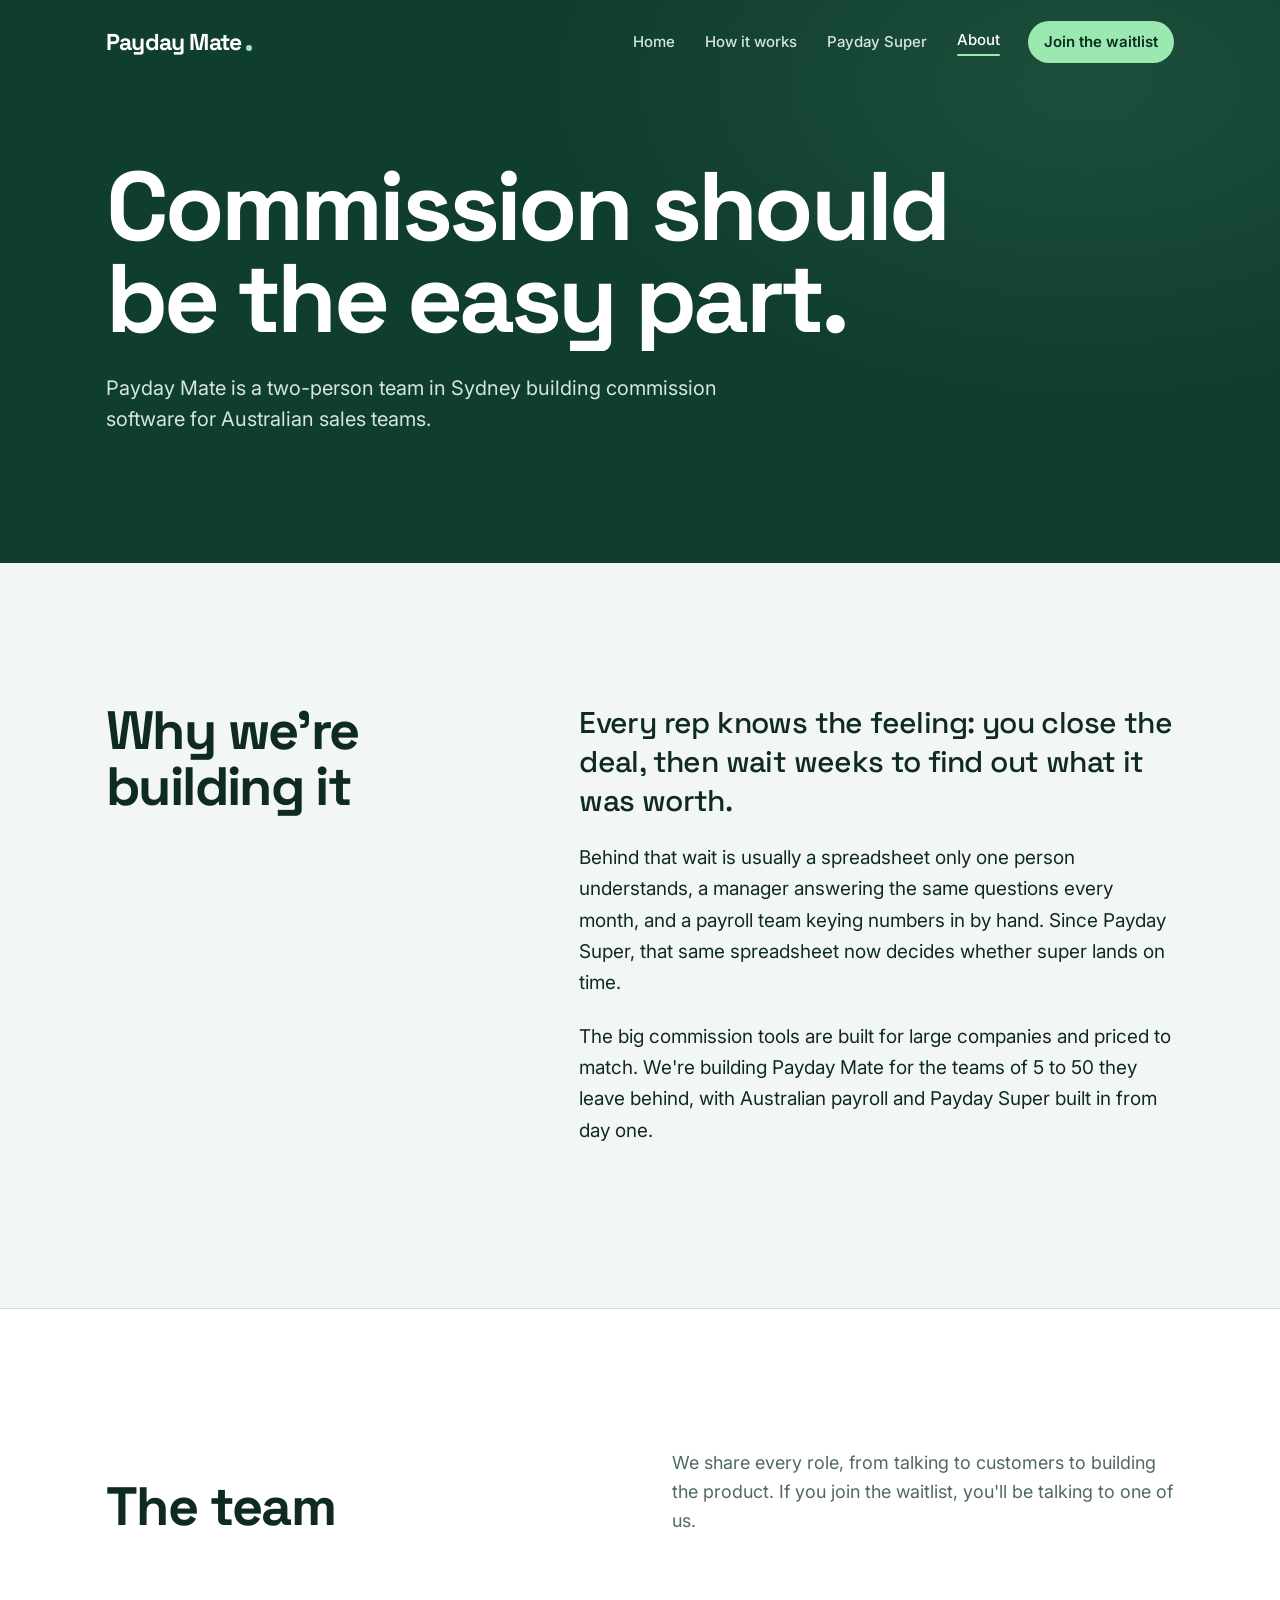
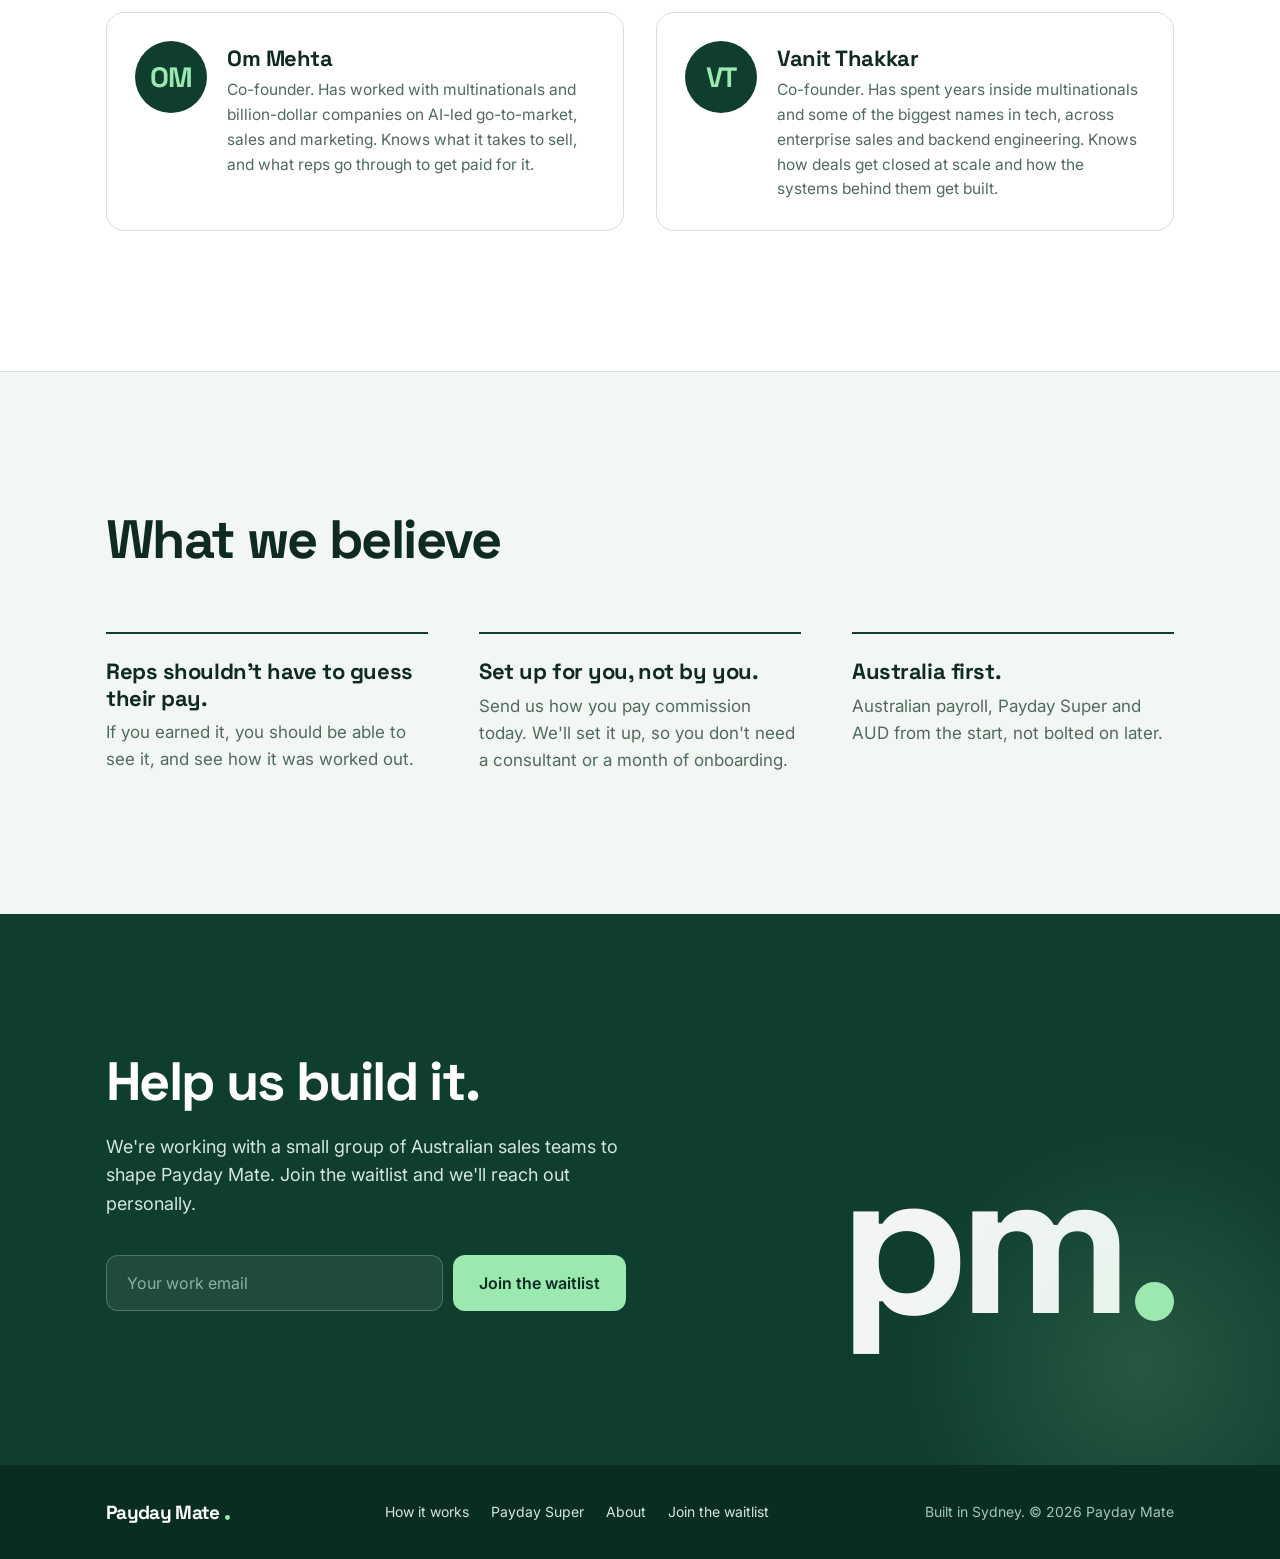
<file: about.html>
<!DOCTYPE html>
<html lang="en-AU">
<head>
<meta charset="utf-8">
<meta name="viewport" content="width=device-width, initial-scale=1">
<title>About | Payday Mate</title>
<meta name="description" content="Payday Mate is built in Sydney by Om Mehta and Vanit Thakkar, for Australian sales teams who want commission they can trust.">
<meta name="theme-color" content="#0F3D2E">
<meta property="og:title" content="About | Payday Mate">
<meta property="og:description" content="Payday Mate is built in Sydney by Om Mehta and Vanit Thakkar, for Australian sales teams who want commission they can trust.">
<meta property="og:type" content="website">
<meta property="og:url" content="https://paydaymate.com.au/about">
<link rel="icon" href="data:image/svg+xml,%3Csvg xmlns='http://www.w3.org/2000/svg' viewBox='0 0 64 64'%3E%3Crect width='64' height='64' rx='14' fill='%230F3D2E'/%3E%3Ctext x='8' y='43' font-family='Arial,Helvetica,sans-serif' font-weight='700' font-size='32' letter-spacing='-2' fill='%23fff'%3Epm%3C/text%3E%3Ccircle cx='52' cy='40' r='4' fill='%239BE8B0'/%3E%3C/svg%3E">
<link rel="preconnect" href="https://fonts.googleapis.com">
<link rel="preconnect" href="https://fonts.gstatic.com" crossorigin>
<link href="https://fonts.googleapis.com/css2?family=Inter:wght@400;500;600&family=Space+Grotesk:wght@500;700&display=swap" rel="stylesheet">
<style>
:root{
  --green:#0F3D2E;
  --green-deep:#0A2D22;
  --green-soft:#1B5240;
  --mint:#9BE8B0;
  --mint-wash:#E4F6EA;
  --paper:#F3F7F4;
  --white:#FFFFFF;
  --ink:#0F2A20;
  --muted:#4F6A5E;
  --line:#D3E1D8;
  --on-green-muted:#A9C4B8;
  --display:'Space Grotesk',system-ui,sans-serif;
  --body:'Inter',system-ui,-apple-system,'Segoe UI',sans-serif;
  --wrap:1180px;
  --gutter:clamp(20px,5vw,56px);
  --ease:cubic-bezier(.22,.8,.24,1);
}
*,*::before,*::after{box-sizing:border-box}
html{-webkit-text-size-adjust:100%;scroll-behavior:smooth}
body{margin:0;background:var(--paper);color:var(--ink);font-family:var(--body);font-size:17px;line-height:1.6;-webkit-font-smoothing:antialiased;text-rendering:optimizeLegibility}
img,svg{display:block}
a{color:inherit}
:focus-visible{outline:3px solid var(--mint);outline-offset:3px;border-radius:4px}
.wrap{max-width:var(--wrap);margin:0 auto;padding:0 var(--gutter)}
.visually-hidden{position:absolute!important;width:1px;height:1px;overflow:hidden;clip:rect(0 0 0 0);white-space:nowrap}
.skip{position:absolute;left:12px;top:-60px;z-index:50;background:var(--mint);color:var(--green-deep);padding:10px 14px;border-radius:8px;font-weight:600;text-decoration:none}
.skip:focus{top:12px}

/* ---------- brand marks ---------- */
.wordmark{display:inline-flex;align-items:flex-end;gap:5px;text-decoration:none;font-family:var(--display);font-weight:700;letter-spacing:-.035em;line-height:1}
.wordmark .dot{width:.26em;height:.26em;border-radius:50%;background:var(--mint);margin-bottom:.09em;flex:none}
.monogram{display:inline-flex;align-items:flex-end;gap:.07em;font-family:var(--display);font-weight:700;letter-spacing:-.06em;line-height:.8}
.monogram .dot{width:.19em;height:.19em;border-radius:50%;background:var(--mint);margin-bottom:.02em}

/* ---------- header ---------- */
.site-head{position:fixed;inset:0 0 auto 0;z-index:20;transition:background .35s var(--ease),box-shadow .35s var(--ease),backdrop-filter .35s}
.site-head .wrap{display:flex;align-items:center;justify-content:space-between;gap:24px;height:84px;transition:height .35s var(--ease)}
.site-head.scrolled{background:rgba(10,45,34,.86);backdrop-filter:saturate(1.4) blur(14px);-webkit-backdrop-filter:saturate(1.4) blur(14px);box-shadow:0 1px 0 rgba(155,232,176,.12)}
.site-head.scrolled .wrap{height:68px}
.site-head .wordmark{color:var(--white);font-size:23px}
.nav{display:flex;align-items:center;gap:6px}
.nav a{font-size:15px;font-weight:500;color:#D6E6DE;text-decoration:none;padding:8px 12px;border-radius:8px;transition:color .2s,background .2s}
.nav a:hover{color:var(--white);background:rgba(255,255,255,.06)}
.nav a[aria-current=page]{color:var(--white)}
.nav a[aria-current=page]::after{content:"";display:block;height:2px;background:var(--mint);border-radius:2px;margin-top:2px}
.nav .head-cta{margin-left:10px;color:var(--green-deep);background:var(--mint);padding:9px 16px;border-radius:999px;font-weight:600}
.nav .head-cta:hover{background:#B2F0C3;color:var(--green-deep)}
.menu-btn{display:none;background:none;border:0;color:var(--white);width:44px;height:44px;border-radius:10px;cursor:pointer;align-items:center;justify-content:center}
.menu-btn span{display:block;width:20px;height:2px;background:currentColor;border-radius:2px;position:relative;transition:background .2s}
.menu-btn span::before,.menu-btn span::after{content:"";position:absolute;left:0;width:20px;height:2px;background:currentColor;border-radius:2px;transition:transform .3s var(--ease)}
.menu-btn span::before{top:-6px}.menu-btn span::after{top:6px}
.menu-open .menu-btn span{background:transparent}
.menu-open .menu-btn span::before{transform:translateY(6px) rotate(45deg)}
.menu-open .menu-btn span::after{transform:translateY(-6px) rotate(-45deg)}

/* ---------- hero (shared) ---------- */
.hero{background:var(--green);color:var(--white);padding:160px 0 0;position:relative;overflow:hidden}
.hero::before{content:"";position:absolute;inset:0;background:radial-gradient(900px 520px at 85% 15%,rgba(155,232,176,.10),transparent 60%);pointer-events:none}
.hero h1{font-family:var(--display);font-weight:700;font-size:clamp(46px,7.6vw,108px);line-height:.95;letter-spacing:-.04em;margin:0 0 clamp(36px,4.5vw,64px);max-width:14ch;position:relative}
.hero .lede{font-size:clamp(18px,1.6vw,20px);line-height:1.55;color:#D6E6DE;max-width:33em;margin:0 0 40px}
.hero-grid{display:grid;grid-template-columns:minmax(0,1.05fr) minmax(0,.95fr);gap:clamp(40px,6vw,88px);align-items:start;position:relative}
.hero-copy{padding-bottom:120px;padding-top:6px}
.hero.simple{padding-bottom:clamp(80px,10vw,128px)}
.hero.simple h1{max-width:16ch;margin-bottom:28px}
.hero.simple .lede{margin-bottom:0}
.note{font-size:14px;color:var(--on-green-muted);margin:14px 0 0}

/* headline line reveal: once, on load */
.js .reveal-lines .ln{display:block;overflow:hidden;padding-bottom:.06em;margin-bottom:-.06em}
.js .reveal-lines .ln > span{display:block;transform:translateY(105%);transition:transform .9s var(--ease)}
.js .reveal-lines.in .ln > span{transform:none}
.js .reveal-lines.in .ln:nth-child(2) > span{transition-delay:.08s}
.js .reveal-lines.in .ln:nth-child(3) > span{transition-delay:.16s}

/* ---------- waitlist form ---------- */
.waitlist{display:flex;gap:10px;max-width:520px;flex-wrap:wrap}
.waitlist input[type=email]{flex:1 1 240px;min-width:0;height:56px;padding:0 20px;border-radius:12px;border:1px solid rgba(255,255,255,.22);background:rgba(255,255,255,.07);color:var(--white);font:inherit;font-size:16px;transition:border-color .2s,background .2s}
.waitlist input[type=email]::placeholder{color:#8FB0A2}
.waitlist input[type=email]:hover{border-color:rgba(255,255,255,.4)}
.waitlist input[type=email]:focus{outline:none;border-color:var(--mint);background:rgba(255,255,255,.1)}
.btn{display:inline-flex;align-items:center;justify-content:center;height:56px;padding:0 26px;border:0;border-radius:12px;background:var(--mint);color:var(--green-deep);font:600 16px/1 var(--body);cursor:pointer;white-space:nowrap;text-decoration:none;transition:transform .15s,background .2s}
.btn:hover{background:#B2F0C3}
.btn:active{transform:translateY(1px)}
.btn[disabled]{opacity:.7;cursor:progress}
.btn.ghost{background:transparent;color:var(--green);border:1.5px solid var(--green)}
.btn.ghost:hover{background:var(--green);color:var(--white)}
.form-msg{flex-basis:100%;font-size:15px;margin:4px 0 0}
.form-msg.err{color:#FFC9B8}
.waitlist.done{display:block}
.done-msg{display:flex;gap:14px;align-items:flex-start;padding:18px 20px;border-radius:12px;background:rgba(155,232,176,.12);border:1px solid rgba(155,232,176,.4);max-width:520px;animation:pop .5s var(--ease)}
.done-msg svg{flex:none;margin-top:2px}
.done-msg strong{display:block;font-weight:600;color:var(--white)}
.done-msg span{color:#C8DDD3;font-size:15px}
@keyframes pop{from{opacity:0;transform:scale(.97)}to{opacity:1;transform:none}}

/* ---------- statement (home hero) ---------- */
.statement-wrap{position:relative;align-self:end;margin-top:-8px}
.statement{background:var(--white);color:var(--ink);border-radius:14px 14px 0 0;padding:30px 32px 36px;box-shadow:0 40px 80px -20px rgba(0,0,0,.45);font-feature-settings:"tnum" 1,"lnum" 1}
.st-head{display:flex;justify-content:space-between;align-items:flex-start;gap:16px;padding-bottom:20px;border-bottom:1px solid var(--line)}
.st-title{font-family:var(--display);font-weight:700;font-size:20px;letter-spacing:-.02em;line-height:1.2}
.st-sub{font-size:14px;color:var(--muted);margin-top:4px}
.tag{font-size:12px;font-weight:500;color:var(--green);background:var(--mint-wash);border-radius:999px;padding:5px 10px;white-space:nowrap}
.st-lines{list-style:none;margin:0;padding:8px 0 0}
.st-line{display:grid;grid-template-columns:1fr auto;gap:4px 16px;padding:14px 0;border-bottom:1px dashed var(--line)}
.st-line .what{font-weight:500;font-size:15px}
.st-line .how{grid-column:1;font-size:13.5px;color:var(--muted)}
.st-line .amt{grid-row:1/span 2;grid-column:2;align-self:center;font-weight:600;font-size:16px}
.st-line.neg .amt{color:#9A3B1E}
.st-total{display:flex;justify-content:space-between;align-items:baseline;gap:12px;padding:22px 0 6px}
.st-total .lbl{font-weight:600}
.st-total .val{font-family:var(--display);font-weight:700;font-size:40px;letter-spacing:-.03em;color:var(--green)}
.st-super{margin-top:16px;display:flex;justify-content:space-between;align-items:center;gap:16px;background:var(--green);color:var(--white);border-radius:10px;padding:14px 18px;font-size:14.5px}
.st-super b{font-weight:600}
.st-super .when{color:var(--mint);font-weight:500;white-space:nowrap}
.js .st-line,.js .st-total,.js .st-super{opacity:0;transform:translateY(8px)}
.js .run .st-line,.js .run .st-total,.js .run .st-super{opacity:1;transform:none;transition:opacity .5s ease,transform .5s ease}
.js .run .st-line:nth-child(1){transition-delay:.35s}
.js .run .st-line:nth-child(2){transition-delay:.55s}
.js .run .st-line:nth-child(3){transition-delay:.75s}
.js .run .st-line:nth-child(4){transition-delay:.95s}
.js .run .st-total{transition-delay:1.15s}
.js .run .st-super{transition-delay:1.7s}

/* ---------- section basics ---------- */
.section{padding:clamp(88px,11vw,140px) 0}
.section.white{background:var(--white);border-top:1px solid var(--line);border-bottom:1px solid var(--line)}
.h2{font-family:var(--display);font-weight:700;font-size:clamp(34px,4.4vw,54px);line-height:1.04;letter-spacing:-.03em;margin:0;max-width:16ch}
.intro{display:grid;grid-template-columns:minmax(0,1fr) minmax(0,1fr);gap:clamp(24px,5vw,72px);align-items:end;margin-bottom:clamp(48px,6vw,80px)}
.intro p{margin:0;color:var(--muted);font-size:18px;max-width:32em}
.body-lg{color:var(--muted);font-size:18px;max-width:32em}
.text-link{color:var(--green);font-weight:600;text-decoration-thickness:1.5px;text-underline-offset:4px}

/* roles */
.roles{display:grid;grid-template-columns:repeat(3,minmax(0,1fr));gap:clamp(28px,4vw,56px)}
.role{position:relative;padding-top:28px}
.role::before{content:"";position:absolute;left:0;top:0;height:2px;width:100%;background:var(--green);transform-origin:left;transition:transform 1s var(--ease)}
.js .role::before{transform:scaleX(0)}
.js .roles.in .role::before{transform:none}
.js .roles.in .role:nth-child(2)::before{transition-delay:.12s}
.js .roles.in .role:nth-child(3)::before{transition-delay:.24s}
.role h3{font-family:var(--display);font-weight:700;font-size:24px;letter-spacing:-.02em;margin:0 0 6px}
.role .pain{color:var(--muted);margin:0 0 18px;font-size:16px}
.role .fix{margin:0;font-size:16.5px}

/* ---------- how a pay run works (scroll-driven) ---------- */
.how{position:relative;background:var(--green-deep);color:var(--white)}
.how-track{height:calc(100vh + 5 * 70vh)}
.how-sticky{position:sticky;top:0;height:100vh;display:flex;align-items:center;overflow:hidden}
.how-sticky .wrap{width:100%;display:grid;grid-template-columns:minmax(0,1fr) minmax(0,1fr);gap:clamp(40px,6vw,96px);align-items:center}
.how .h2{color:var(--white);margin-bottom:36px}
.steps{list-style:none;margin:0;padding:0 0 0 28px;position:relative}
.steps::before,.steps::after{content:"";position:absolute;left:5px;top:22px;bottom:22px;width:2px;border-radius:2px;background:rgba(255,255,255,.14)}
.steps::after{background:var(--mint);transform-origin:top;transform:scaleY(var(--p,0))}
.step{position:relative;padding:12px 0;color:rgba(255,255,255,.42);transition:color .4s var(--ease)}
.step::before{content:"";position:absolute;left:-28px;top:20px;width:12px;height:12px;border-radius:50%;background:var(--green-deep);border:2px solid rgba(255,255,255,.3);transition:background .3s,border-color .3s,transform .3s var(--ease)}
.step h3{margin:0;font-family:var(--display);font-weight:700;font-size:clamp(20px,2vw,24px);letter-spacing:-.02em;line-height:1.3}
.step p{margin:0;max-height:0;opacity:0;overflow:hidden;font-size:16px;color:#C8DDD3;transition:max-height .5s var(--ease),opacity .4s,margin .4s}
.step.done{color:rgba(255,255,255,.7)}
.step.done::before{background:var(--mint);border-color:var(--mint)}
.step.active{color:var(--white)}
.step.active::before{background:var(--mint);border-color:var(--mint);transform:scale(1.25);box-shadow:0 0 0 6px rgba(155,232,176,.18)}
.step.active p{max-height:6em;opacity:1;margin-top:6px}

.ticket{background:var(--white);color:var(--ink);border-radius:18px;padding:28px 28px 24px;box-shadow:0 50px 100px -30px rgba(0,0,0,.6);font-feature-settings:"tnum" 1,"lnum" 1;max-width:500px;justify-self:end;width:100%}
.tk-head{display:flex;justify-content:space-between;align-items:center;gap:12px}
.tk-head .st-title{font-size:19px}
.status{font-size:12.5px;font-weight:600;border-radius:999px;padding:6px 11px;background:var(--mint-wash);color:var(--green);white-space:nowrap;transition:background .3s,color .3s}
.status.final{background:var(--green);color:var(--mint)}
.tk-rows{list-style:none;margin:20px 0 0;padding:0;border-top:1px solid var(--line)}
.tk-row{display:flex;justify-content:space-between;align-items:center;gap:16px;padding:0 0;border-bottom:1px dashed var(--line);max-height:0;opacity:0;overflow:hidden;transition:max-height .55s var(--ease),opacity .45s,padding .55s var(--ease)}
.tk-row.show{max-height:80px;opacity:1;padding:15px 0}
.tk-row .k{font-size:15px;color:var(--muted)}
.tk-row .v{font-weight:600;font-size:15.5px;text-align:right}
.tk-row .v small{display:block;font-weight:500;color:var(--muted);font-size:13px}
.tk-row.hl .v{color:var(--green)}
.tk-foot{display:flex;align-items:center;gap:14px;margin-top:20px}
.meter{flex:1;height:6px;border-radius:6px;background:var(--mint-wash);overflow:hidden}
.meter i{display:block;height:100%;background:var(--green);border-radius:6px;transform-origin:left;transform:scaleX(var(--p,0))}
.tk-foot span{font-size:13px;color:var(--muted);white-space:nowrap;min-width:6.5em;text-align:right}

/* ---------- payday super teaser ---------- */
.teaser{display:grid;grid-template-columns:minmax(0,1fr) minmax(0,1fr);gap:clamp(40px,6vw,96px);align-items:center}
.big-seven{font-family:var(--display);font-weight:700;font-size:clamp(120px,18vw,240px);line-height:.8;letter-spacing:-.06em;color:var(--green);margin:0;display:flex;align-items:flex-end;gap:18px}
.big-seven small{font-size:clamp(18px,1.7vw,22px);letter-spacing:-.01em;line-height:1.25;font-weight:500;color:var(--muted);max-width:9em;padding-bottom:.9em}
.teaser .actions{margin-top:32px;display:flex;gap:12px;flex-wrap:wrap}

/* features */
.building{display:grid;grid-template-columns:minmax(0,.8fr) minmax(0,1.2fr);gap:clamp(40px,6vw,96px)}
.building .side p{color:var(--muted);font-size:18px;margin:24px 0 0;max-width:24em}
.features{list-style:none;margin:0;padding:0}
.features li{display:grid;grid-template-columns:28px 1fr;gap:4px 16px;padding:24px 0;border-bottom:1px solid var(--line)}
.features li:first-child{padding-top:6px}
.features svg{grid-row:1/span 2;margin-top:3px}
.features h3{margin:0;font-size:18px;font-weight:600;letter-spacing:-.01em}
.features p{margin:0;color:var(--muted);font-size:16px}

/* closing */
.closing{background:var(--green);color:var(--white);position:relative;overflow:hidden}
.closing::after{content:"";position:absolute;right:-120px;bottom:-160px;width:520px;height:520px;border-radius:50%;background:radial-gradient(circle,rgba(155,232,176,.16),transparent 65%);pointer-events:none}
.closing-grid{display:grid;grid-template-columns:minmax(0,1fr) auto;gap:48px;align-items:end;position:relative}
.closing .h2{max-width:13ch;color:var(--white)}
.closing p.lede{color:#D6E6DE;font-size:18px;max-width:30em;margin:22px 0 36px}
.closing .monogram{font-size:clamp(120px,16vw,220px);color:rgba(255,255,255,.95)}
.js .closing .monogram .dot{transform:translateY(-1.4em) scale(.6);opacity:0;transition:transform .9s cubic-bezier(.34,1.56,.64,1),opacity .3s}
.js .closing.in .monogram .dot{transform:none;opacity:1;transition-delay:.25s}

/* ---------- calculator ---------- */
.calc{background:var(--green);color:var(--white);border-radius:20px;padding:clamp(26px,3.4vw,40px);font-feature-settings:"tnum" 1,"lnum" 1}
.hero .calc{background:var(--green-deep);box-shadow:0 40px 80px -30px rgba(0,0,0,.5);border:1px solid rgba(155,232,176,.14)}
.calc-inputs{display:grid;grid-template-columns:1fr 1fr;gap:16px}
.field label{display:block;font-size:14px;font-weight:500;color:var(--on-green-muted);margin-bottom:8px}
.field .control{position:relative}
.field input{width:100%;height:54px;border-radius:10px;border:1px solid rgba(255,255,255,.22);background:rgba(255,255,255,.07);color:var(--white);font:500 17px var(--body);padding:0 16px;color-scheme:dark}
.field input:focus{outline:none;border-color:var(--mint);background:rgba(255,255,255,.1)}
.field .prefix{position:absolute;left:16px;top:50%;transform:translateY(-50%);color:var(--on-green-muted);font-weight:500;pointer-events:none}
.field .prefix + input{padding-left:32px}
.calc-out{margin-top:34px;padding-top:28px;border-top:1px solid rgba(255,255,255,.16)}
.due-lbl{font-size:15px;color:var(--on-green-muted);margin:0 0 6px}
.due{font-family:var(--display);font-weight:700;font-size:clamp(40px,5.4vw,64px);line-height:1;letter-spacing:-.035em;color:var(--white);margin:0}
.due-in{color:var(--mint);font-size:16px;margin:12px 0 0}
.calc-rows{display:grid;grid-template-columns:1fr 1fr;gap:16px;margin:28px 0 0}
.calc-rows div{background:rgba(255,255,255,.06);border-radius:10px;padding:14px 16px}
.calc-rows dt{font-size:13.5px;color:var(--on-green-muted)}
.calc-rows dd{margin:4px 0 0;font-weight:600;font-size:20px}
.days{display:grid;grid-template-columns:repeat(7,1fr);gap:6px;margin-top:22px}
.days span{height:36px;border-radius:8px;background:rgba(255,255,255,.06);display:flex;align-items:center;justify-content:center;font-size:12.5px;font-weight:600;color:var(--on-green-muted);transition:background .3s,color .3s}
.days span.on{background:var(--mint);color:var(--green-deep)}

/* ---------- payday super page ---------- */
.compare{display:grid;grid-template-columns:1fr 1fr;border:1px solid var(--line);border-radius:18px;overflow:hidden;background:var(--white)}
.compare > div{padding:clamp(24px,3vw,40px)}
.compare .now{background:var(--green);color:var(--white)}
.compare h3{margin:0 0 20px;font-family:var(--display);font-size:22px;letter-spacing:-.02em}
.compare dl{margin:0;display:grid;gap:18px}
.compare dt{font-size:14px;color:var(--muted)}
.compare .now dt{color:var(--on-green-muted)}
.compare dd{margin:2px 0 0;font-size:18px;font-weight:600}
.rules{display:grid;grid-template-columns:repeat(2,minmax(0,1fr));gap:0 clamp(32px,5vw,72px);margin-top:clamp(40px,5vw,64px)}
.rule{padding:28px 0;border-top:1px solid var(--line)}
.rule h3{margin:0 0 8px;font-size:19px;font-weight:600;letter-spacing:-.01em}
.rule p{margin:0;color:var(--muted);font-size:16.5px}
.callout{display:flex;gap:20px;align-items:flex-start;background:var(--mint-wash);border-radius:16px;padding:clamp(22px,3vw,32px);margin-top:clamp(40px,5vw,56px)}
.callout h3{margin:0 0 6px;font-size:19px}
.callout p{margin:0;color:var(--ink)}
.sources{font-size:14px;color:var(--muted);margin-top:40px}
.sources a{color:var(--green)}

/* ---------- about page ---------- */
.story{display:grid;grid-template-columns:minmax(0,.8fr) minmax(0,1.2fr);gap:clamp(40px,6vw,96px)}
.story .prose p{font-size:19px;line-height:1.65;margin:0 0 22px;max-width:34em}
.story .prose p:first-child{font-family:var(--display);font-size:clamp(24px,2.4vw,30px);line-height:1.3;letter-spacing:-.02em;font-weight:500;color:var(--ink)}
.founders{display:grid;grid-template-columns:repeat(2,minmax(0,1fr));gap:clamp(20px,3vw,32px)}
.founder{background:var(--white);border:1px solid var(--line);border-radius:18px;padding:28px;display:flex;gap:20px;align-items:flex-start}
.avatar{width:72px;height:72px;border-radius:50%;background:var(--green);color:var(--mint);display:flex;align-items:center;justify-content:center;font-family:var(--display);font-weight:700;font-size:28px;letter-spacing:-.04em;flex:none}
.founder h3{margin:0;font-family:var(--display);font-size:22px;letter-spacing:-.02em}
.founder p{margin:2px 0 0;color:var(--muted);font-size:15.5px}
.beliefs{list-style:none;margin:0;padding:0;display:grid;grid-template-columns:repeat(3,minmax(0,1fr));gap:clamp(28px,4vw,56px)}
.beliefs li{border-top:2px solid var(--green);padding-top:24px}
.beliefs h3{margin:0 0 8px;font-family:var(--display);font-size:22px;letter-spacing:-.02em;line-height:1.2}
.beliefs p{margin:0;color:var(--muted)}

/* ---------- footer ---------- */
footer{background:var(--green-deep);color:var(--on-green-muted);font-size:14px}
.foot-grid{display:flex;justify-content:space-between;align-items:center;gap:20px;padding-top:36px;padding-bottom:36px;flex-wrap:wrap}
footer .wordmark{color:var(--white);font-size:19px}
.foot-links{display:flex;gap:22px;flex-wrap:wrap}
.foot-links a{color:#D6E6DE;text-decoration:none}
.foot-links a:hover{color:var(--white);text-decoration:underline;text-underline-offset:4px}

/* ---------- responsive ---------- */
@media (max-width:960px){
  .hero-grid,.building,.intro,.closing-grid,.teaser,.story{grid-template-columns:1fr}
  .hero-copy{padding-bottom:56px}
  .statement-wrap{max-width:560px}
  .roles,.beliefs{grid-template-columns:1fr;gap:40px}
  .closing .monogram{display:none}
  .intro{align-items:start}
  .rules{grid-template-columns:1fr}
  .founders{grid-template-columns:1fr}
  /* how: compact sticky layout */
  .how-sticky{align-items:flex-start}
  .how-sticky .wrap{grid-template-columns:1fr;gap:20px;align-content:start;padding-top:88px}
  .how .h2{margin-bottom:12px;font-size:26px}
  .ticket{justify-self:stretch;max-width:none;padding:16px 18px;order:-1;border-radius:14px}
  .tk-rows{margin-top:12px}
  .tk-row.show{padding:7px 0}
  .tk-row .k,.tk-row .v{font-size:13.5px}
  .tk-row .v small{font-size:12px}
  .tk-foot{margin-top:12px}
  .step p{font-size:15px}
  .step{display:none;padding:0}
  .step.active{display:block}
  .steps{padding-left:0}
  .steps::before,.steps::after,.step::before{display:none}
  .step.active p{max-height:none}
  .step-count{display:block!important}
}
@media (max-width:820px){
  .nav{position:fixed;inset:0 0 auto 0;top:0;flex-direction:column;align-items:stretch;gap:2px;background:var(--green-deep);padding:84px var(--gutter) 28px;transform:translateY(-102%);transition:transform .45s var(--ease);z-index:-1;box-shadow:0 30px 60px -20px rgba(0,0,0,.5)}
  .menu-open .nav{transform:none}
  .nav a{font-size:20px;padding:14px 4px;border-bottom:1px solid rgba(255,255,255,.08);border-radius:0}
  .nav a[aria-current=page]::after{display:none}
  .nav a[aria-current=page]{color:var(--mint)}
  .nav .head-cta{margin:18px 0 0;text-align:center;border-radius:12px;padding:16px;border-bottom:0}
  .menu-btn{display:inline-flex}
  .compare{grid-template-columns:1fr}
}
@media (max-width:560px){
  body{font-size:16px}
  .hero{padding-top:124px}
  .statement{padding:24px 20px 28px}
  .st-total .val{font-size:32px}
  .st-super{flex-direction:column;align-items:flex-start;gap:4px}
  .calc-inputs,.calc-rows{grid-template-columns:1fr}
  .btn{flex:1 1 100%}
  .waitlist .btn{width:100%}
  .big-seven{flex-direction:column;align-items:flex-start}
  .big-seven small{padding-bottom:0}
  .founder{flex-direction:column;align-items:flex-start}
}
.step-count{display:none;font-size:13px;color:var(--on-green-muted);margin-bottom:6px}

@media (prefers-reduced-motion:reduce){
  html{scroll-behavior:auto}
  *,*::before,*::after{transition-duration:.01ms!important;transition-delay:0s!important;animation:none!important}
  .js .st-line,.js .st-total,.js .st-super{opacity:1!important;transform:none!important}
  .js .reveal-lines .ln > span{transform:none!important}
}

</style>
<script>document.documentElement.classList.add('js')</script>
</head>
<body>
<a class="skip" href="#main">Skip to content</a>
<header class="site-head">
  <div class="wrap">
    <a class="wordmark" href="index.html" aria-label="Payday Mate home">Payday Mate<span class="dot" aria-hidden="true"></span></a>
    <button class="menu-btn" type="button" aria-expanded="false" aria-controls="nav" aria-label="Open menu"><span></span></button>
    <nav class="nav" id="nav" aria-label="Main">
      <a href="index.html">Home</a>
      <a href="index.html#how">How it works</a>
      <a href="payday-super.html">Payday Super</a>
      <a href="about.html" aria-current="page">About</a>
      <a class="head-cta" href="#join">Join the waitlist</a>
    </nav>
  </div>
</header>
<main id="main">
  <div class="hero simple">
    <div class="wrap">
      <h1 class="reveal-lines"><span class="ln"><span>Commission should</span></span><span class="ln"><span>be the easy part.</span></span></h1>
      <p class="lede">Payday Mate is a two-person team in Sydney building commission software for Australian sales teams.</p>
    </div>
  </div>

  <section class="section" aria-labelledby="why-h">
    <div class="wrap story">
      <h2 class="h2" id="why-h">Why we're building it</h2>
      <div class="prose">
        <p>Every rep knows the feeling: you close the deal, then wait weeks to find out what it was worth.</p>
        <p>Behind that wait is usually a spreadsheet only one person understands, a manager answering the same questions every month, and a payroll team keying numbers in by hand. Since Payday Super, that same spreadsheet now decides whether super lands on time.</p>
        <p>The big commission tools are built for large companies and priced to match. We're building Payday Mate for the teams of 5 to 50 they leave behind, with Australian payroll and Payday Super built in from day one.</p>
      </div>
    </div>
  </section>

  <section class="section white" aria-labelledby="team-h">
    <div class="wrap">
      <div class="intro">
        <h2 class="h2" id="team-h">The team</h2>
        <p>We share every role, from talking to customers to building the product. If you join the waitlist, you'll be talking to one of us.</p>
      </div>
      <div class="founders">
        <div class="founder"><div class="avatar" aria-hidden="true">OM</div><div><h3>Om Mehta</h3><p>Co-founder. Has worked with multinationals and billion-dollar companies on AI-led go-to-market, sales and marketing. Knows what it takes to sell, and what reps go through to get paid for it.</p></div></div>
        <div class="founder"><div class="avatar" aria-hidden="true">VT</div><div><h3>Vanit Thakkar</h3><p>Co-founder. Has spent years inside multinationals and some of the biggest names in tech, across enterprise sales and backend engineering. Knows how deals get closed at scale and how the systems behind them get built.</p></div></div>
      </div>
    </div>
  </section>

  <section class="section" aria-labelledby="believe-h">
    <div class="wrap">
      <h2 class="h2" id="believe-h" style="margin-bottom:clamp(40px,5vw,64px)">What we believe</h2>
      <ul class="beliefs">
        <li><h3>Reps shouldn't have to guess their pay.</h3><p>If you earned it, you should be able to see it, and see how it was worked out.</p></li>
        <li><h3>Set up for you, not by you.</h3><p>Send us how you pay commission today. We'll set it up, so you don't need a consultant or a month of onboarding.</p></li>
        <li><h3>Australia first.</h3><p>Australian payroll, Payday Super and AUD from the start, not bolted on later.</p></li>
      </ul>
    </div>
  </section>

  <section class="section closing" id="join" aria-labelledby="join-h" data-inview>
    <div class="wrap closing-grid">
      <div>
        <h2 class="h2" id="join-h">Help us build it.</h2>
        <p class="lede">We're working with a small group of Australian sales teams to shape Payday Mate. Join the waitlist and we'll reach out personally.</p>
        <form class="waitlist" data-source="closing" novalidate>
          <label class="visually-hidden" for="email-join">Work email</label>
          <input id="email-join" type="email" name="email" placeholder="Your work email" autocomplete="email" required>
          <input type="text" name="_gotcha" tabindex="-1" autocomplete="off" class="visually-hidden" aria-hidden="true">
          <button class="btn" type="submit">Join the waitlist</button>
          <p class="form-msg" role="status" aria-live="polite"></p>
        </form>
      </div>
      <div class="monogram" aria-hidden="true">pm<span class="dot"></span></div>
    </div>
  </section>
</main>
<footer>
  <div class="wrap foot-grid">
    <a class="wordmark" href="index.html" aria-label="Payday Mate home">Payday Mate<span class="dot" aria-hidden="true"></span></a>
    <nav class="foot-links" aria-label="Footer">
      <a href="index.html#how">How it works</a>
      <a href="payday-super.html">Payday Super</a>
      <a href="about.html">About</a>
      <a href="#join">Join the waitlist</a>
    </nav>
    <span>Built in Sydney. &copy; <span id="yr">2026</span> Payday Mate</span>
  </div>
</footer>
<script>
(function(){
  /* ===== Waitlist =====
     Paste your Formspree form ID here (the part after /f/ in your form's endpoint).
     Example: https://formspree.io/f/xyzabcd  ->  FORMSPREE_ID = 'xyzabcd'          */
  var FORMSPREE_ID = 'xnpdqoda';

  var doc = document.documentElement;
  var reduce = window.matchMedia && window.matchMedia('(prefers-reduced-motion: reduce)').matches;
  function aud(n){ return '$' + n.toLocaleString('en-AU',{minimumFractionDigits:2,maximumFractionDigits:2}); }

  /* ---------- header: solid on scroll, mobile menu ---------- */
  var head = document.querySelector('.site-head');
  function onScrollHead(){ if (head) head.classList.toggle('scrolled', window.scrollY > 24); }
  onScrollHead();
  window.addEventListener('scroll', onScrollHead, {passive:true});
  var menuBtn = document.querySelector('.menu-btn');
  if (menuBtn) {
    menuBtn.addEventListener('click', function(){
      var open = doc.classList.toggle('menu-open');
      menuBtn.setAttribute('aria-expanded', open ? 'true' : 'false');
      menuBtn.setAttribute('aria-label', open ? 'Close menu' : 'Open menu');
    });
    document.querySelectorAll('.nav a').forEach(function(a){
      a.addEventListener('click', function(){ doc.classList.remove('menu-open'); menuBtn.setAttribute('aria-expanded','false'); });
    });
    document.addEventListener('keydown', function(e){
      if (e.key === 'Escape' && doc.classList.contains('menu-open')) { doc.classList.remove('menu-open'); menuBtn.setAttribute('aria-expanded','false'); menuBtn.focus(); }
    });
  }

  /* ---------- headline reveal (once, on load) ---------- */
  requestAnimationFrame(function(){
    document.querySelectorAll('.reveal-lines').forEach(function(el){ el.classList.add('in'); });
  });

  /* ---------- in-view triggers (used sparingly) ---------- */
  var ioEls = document.querySelectorAll('[data-inview]');
  if ('IntersectionObserver' in window) {
    var io = new IntersectionObserver(function(entries){
      entries.forEach(function(en){ if (en.isIntersecting) { en.target.classList.add('in'); io.unobserve(en.target); } });
    }, {threshold:0.35});
    ioEls.forEach(function(el){ io.observe(el); });
  } else { ioEls.forEach(function(el){ el.classList.add('in'); }); }

  /* ---------- waitlist forms ---------- */
  var host = location.hostname;
  var isLive = /(^|\.)paydaymate\.com\.au$/.test(host) || /\.vercel\.app$/.test(host);
  var configured = FORMSPREE_ID && FORMSPREE_ID !== 'YOUR_FORM_ID';
  var EMAIL_RE = /^[^\s@]+@[^\s@]+\.[^\s@]{2,}$/;
  var TICK = '<svg width="22" height="22" viewBox="0 0 22 22" aria-hidden="true"><circle cx="11" cy="11" r="10" fill="#9BE8B0"/><path d="M6.5 11.3l3 3 6-6.3" fill="none" stroke="#0F3D2E" stroke-width="2" stroke-linecap="round" stroke-linejoin="round"/></svg>';
  function success(form){
    form.classList.add('done');
    form.innerHTML = '<div class="done-msg" tabindex="-1">' + TICK + '<div><strong>You’re on the list.</strong><span>We’ll be in touch before we open early access.</span></div></div>';
    var d = form.querySelector('.done-msg'); if (d) d.focus({preventScroll:true});
  }
  document.querySelectorAll('form.waitlist').forEach(function(form){
    form.addEventListener('submit', function(e){
      e.preventDefault();
      var input = form.querySelector('input[type=email]');
      var msg = form.querySelector('.form-msg');
      var btn = form.querySelector('button');
      var email = (input.value || '').trim();
      msg.textContent = ''; msg.className = 'form-msg';
      if (!EMAIL_RE.test(email)) { msg.textContent = 'Enter an email address like name@company.com.au.'; msg.classList.add('err'); input.focus(); return; }
      if (form.querySelector('[name=_gotcha]').value) { success(form); return; }
      if (!isLive) { success(form); return; }              // preview: show the confirmed state, send nothing
      if (!configured) { msg.textContent = 'Sign-ups aren’t connected yet. Add the Formspree form ID to go live.'; msg.classList.add('err'); return; }
      btn.disabled = true; btn.textContent = 'Joining…';
      fetch('https://formspree.io/f/' + FORMSPREE_ID, {
        method:'POST',
        headers:{'Accept':'application/json','Content-Type':'application/json'},
        body: JSON.stringify({email:email, source:(form.dataset.source || '') + ' (' + location.pathname + ')', _subject:'New Payday Mate waitlist sign-up'})
      }).then(function(r){ if (r.ok) return success(form); throw new Error('bad'); })
        .catch(function(){ btn.disabled = false; btn.textContent = 'Join the waitlist'; msg.textContent = 'That didn’t go through. Check your connection and try again.'; msg.classList.add('err'); });
    });
  });

  /* ---------- home hero statement: one load sequence ---------- */
  var st = document.getElementById('statement');
  if (st) {
    var totalEl = document.getElementById('st-total');
    requestAnimationFrame(function(){
      st.classList.add('run');
      if (reduce) return;
      var target = 3238, start = null, delay = 1150, dur = 900;
      totalEl.textContent = aud(0);
      (function tick(ts){
        if (ts) { if (!start) start = ts;
          var p = Math.min(1, Math.max(0, (ts - start - delay) / dur));
          totalEl.textContent = aud(target * (1 - Math.pow(1 - p, 3)));
          if (p >= 1) return; }
        requestAnimationFrame(tick);
      })();
    });
  }

  /* ---------- how a pay run works: scroll-driven ---------- */
  var how = document.querySelector('.how-track');
  if (how) {
    var steps = how.querySelectorAll('.step');
    var rows = how.querySelectorAll('.tk-row');
    var status = how.querySelector('.status');
    var rail = how.querySelector('.steps');
    var meter = how.querySelector('.meter');
    var meterLbl = how.querySelector('.tk-foot span');
    var counter = how.querySelector('.step-count');
    var N = steps.length, last = -1;
    var labels = Array.prototype.map.call(steps, function(s){ return s.dataset.status; });
    function update(){
      var r = how.getBoundingClientRect();
      var total = how.offsetHeight - window.innerHeight;
      var p = Math.min(1, Math.max(0, -r.top / total));
      var idx = Math.min(N - 1, Math.floor(p * N));
      rail.style.setProperty('--p', Math.min(1, Math.max(0, (p * N - 0.5) / (N - 1))).toFixed(4));
      meter.style.setProperty('--p', ((idx + 1) / N).toFixed(3));
      if (idx === last) return;
      last = idx;
      steps.forEach(function(s, i){ s.classList.toggle('active', i === idx); s.classList.toggle('done', i < idx); });
      rows.forEach(function(row){ row.classList.toggle('show', +row.dataset.step <= idx); });
      status.textContent = labels[idx];
      status.classList.toggle('final', idx === N - 1);
      meterLbl.textContent = 'Step ' + (idx + 1) + ' of ' + N;
      if (counter) counter.textContent = 'Step ' + (idx + 1) + ' of ' + N;
    }
    var ticking = false;
    window.addEventListener('scroll', function(){ if (!ticking) { ticking = true; requestAnimationFrame(function(){ ticking = false; update(); }); } }, {passive:true});
    window.addEventListener('resize', update);
    update();
  }

  /* ---------- Payday Super calculator ---------- */
  var payday = document.getElementById('c-payday');
  if (payday) {
    var SG_RATE = 0.12;
    var amount = document.getElementById('c-amount');
    var dueEl = document.getElementById('c-due'), inEl = document.getElementById('c-in');
    var supEl = document.getElementById('c-super'), totEl = document.getElementById('c-total');
    var daysEl = document.getElementById('c-days');
    var today = new Date(); today.setHours(0,0,0,0);
    function iso(d){ return d.getFullYear() + '-' + String(d.getMonth()+1).padStart(2,'0') + '-' + String(d.getDate()).padStart(2,'0'); }
    function parseISO(s){ var p = s.split('-').map(Number); return new Date(p[0], p[1]-1, p[2]); }
    // Weekdays only. Whole-state public holidays anywhere in Australia push the deadline later,
    // so this gives the earliest possible (always safe) due date.
    function businessDaysAfter(d, n){ var out = [], x = new Date(d); while (out.length < n) { x.setDate(x.getDate()+1); var w = x.getDay(); if (w !== 0 && w !== 6) out.push(new Date(x)); } return out; }
    var f = new Date(today); f.setDate(today.getDate() + ((5 - today.getDay() + 7) % 7));
    payday.value = iso(f);
    var lastKey = '';
    function render(){
      var amt = parseFloat(String(amount.value).replace(/[^0-9.]/g,'')) || 0;
      var sup = Math.round(amt * SG_RATE * 100) / 100;
      supEl.textContent = aud(sup); totEl.textContent = aud(amt + sup);
      if (!payday.value) { dueEl.textContent = 'Pick a payday'; inEl.innerHTML = '&nbsp;'; if (daysEl) daysEl.innerHTML = ''; return; }
      var pd = parseISO(payday.value);
      var list = businessDaysAfter(pd, 7), due = list[6];
      dueEl.textContent = due.toLocaleDateString('en-AU',{weekday:'long', day:'numeric', month:'long'});
      var days = Math.round((due - today) / 86400000), cal = Math.round((due - pd) / 86400000);
      inEl.textContent = days > 1 ? days + ' days from today, ' + cal + ' calendar days after payday.' : days === 1 ? 'That’s tomorrow.' : days === 0 ? 'That’s today.' : 'That date has already passed.';
      if (daysEl && payday.value !== lastKey) {
        lastKey = payday.value;
        daysEl.innerHTML = list.map(function(d){ return '<span title="' + d.toLocaleDateString('en-AU',{weekday:'long',day:'numeric',month:'long'}) + '">' + d.toLocaleDateString('en-AU',{weekday:'short'}).slice(0,2) + ' ' + d.getDate() + '</span>'; }).join('');
        var spans = daysEl.querySelectorAll('span');
        spans.forEach(function(s, i){ setTimeout(function(){ s.classList.add('on'); }, reduce ? 0 : 60 * i); });
      }
    }
    amount.addEventListener('input', render);
    amount.addEventListener('blur', function(){ var v = parseFloat(String(amount.value).replace(/[^0-9.]/g,'')); if (!isNaN(v)) amount.value = v.toLocaleString('en-AU',{maximumFractionDigits:2}); });
    payday.addEventListener('input', render);
    payday.addEventListener('change', render);
    render();
  }

  var yr = document.getElementById('yr'); if (yr) yr.textContent = new Date().getFullYear();
})();

</script>
</body>
</html>
</file>
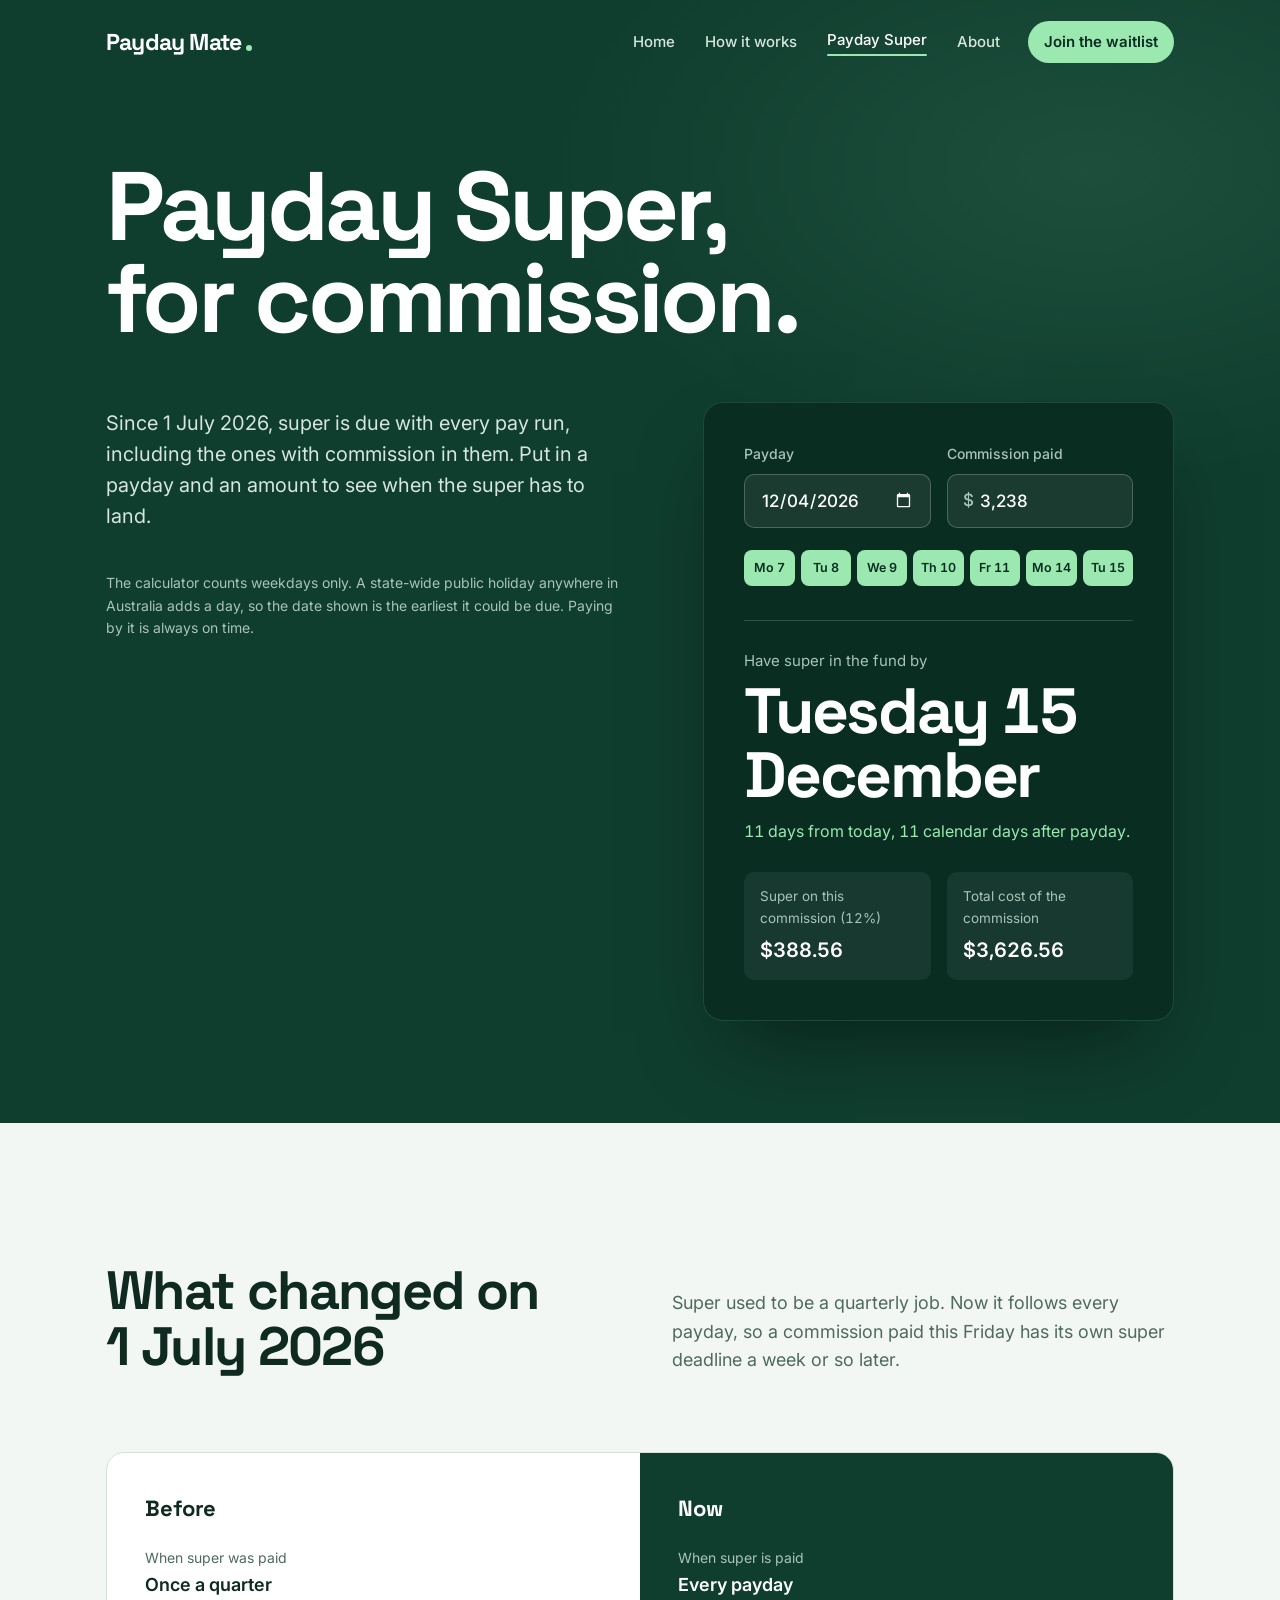
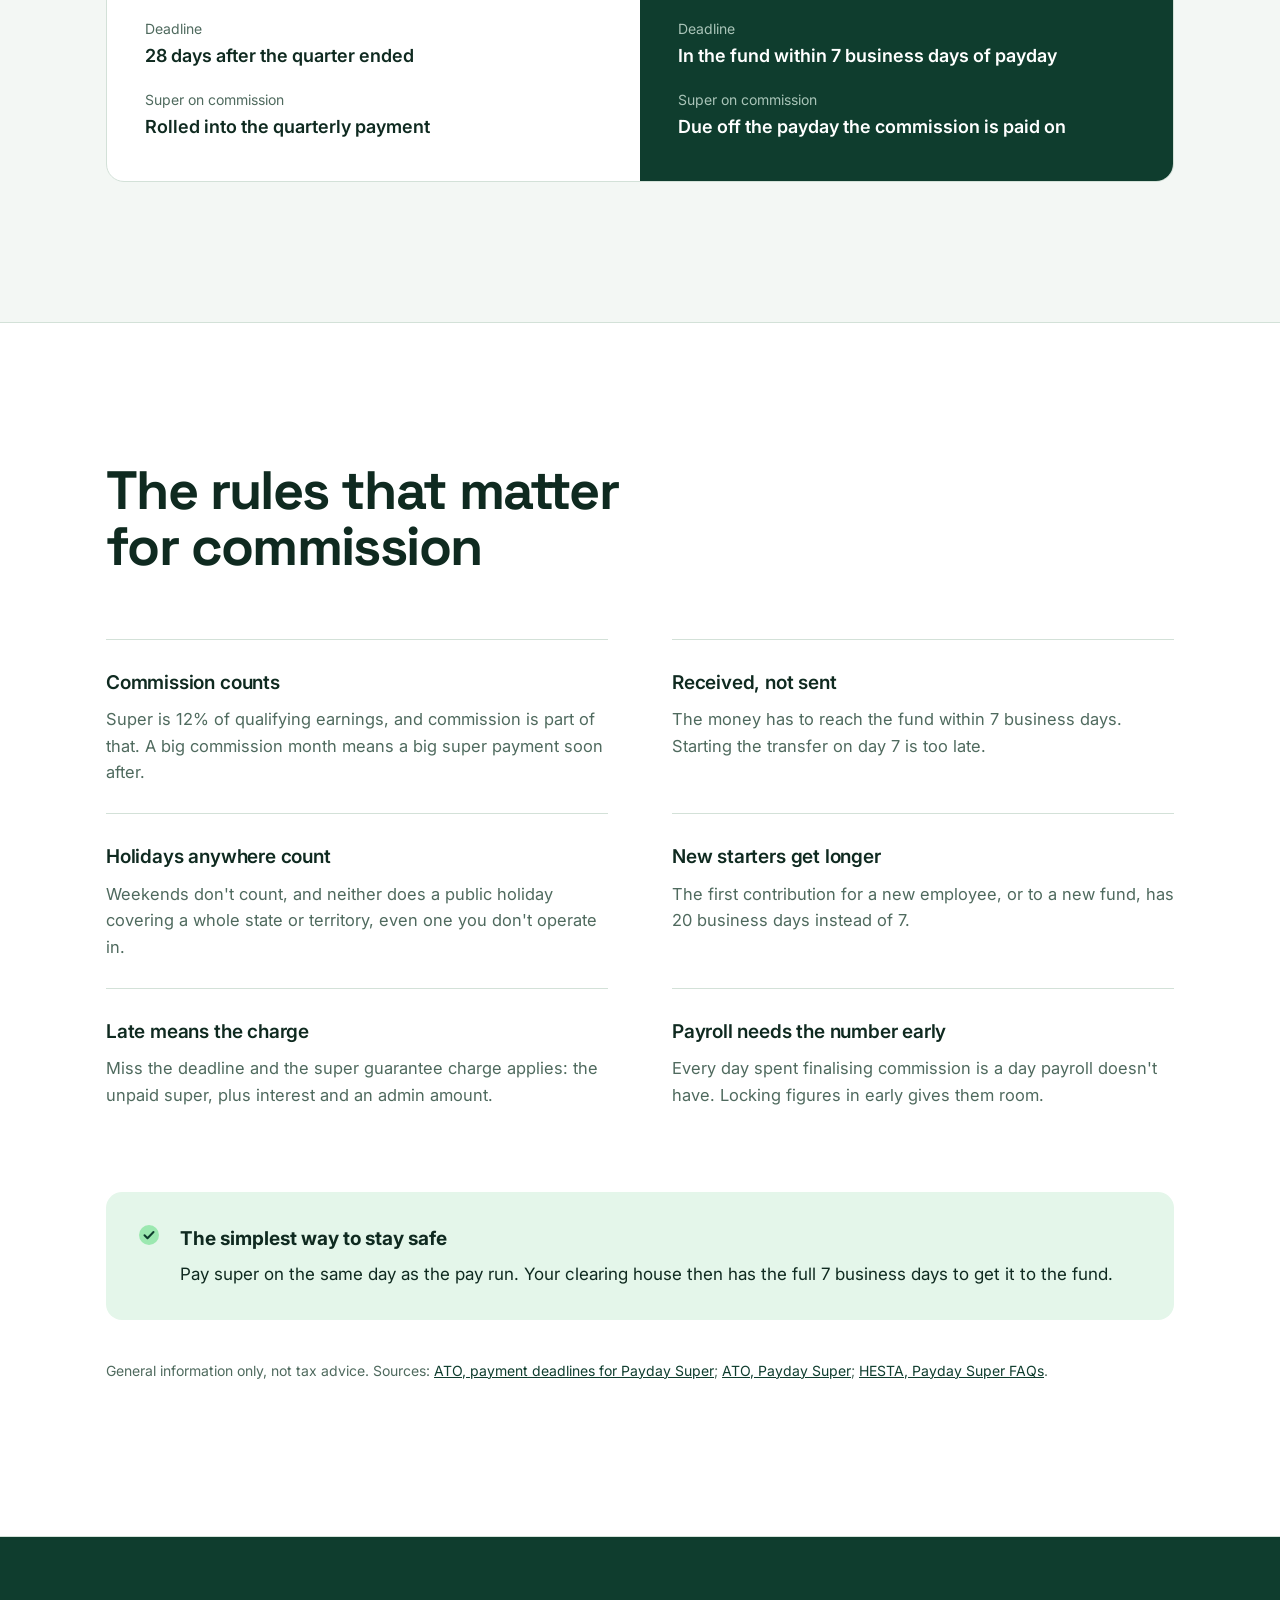
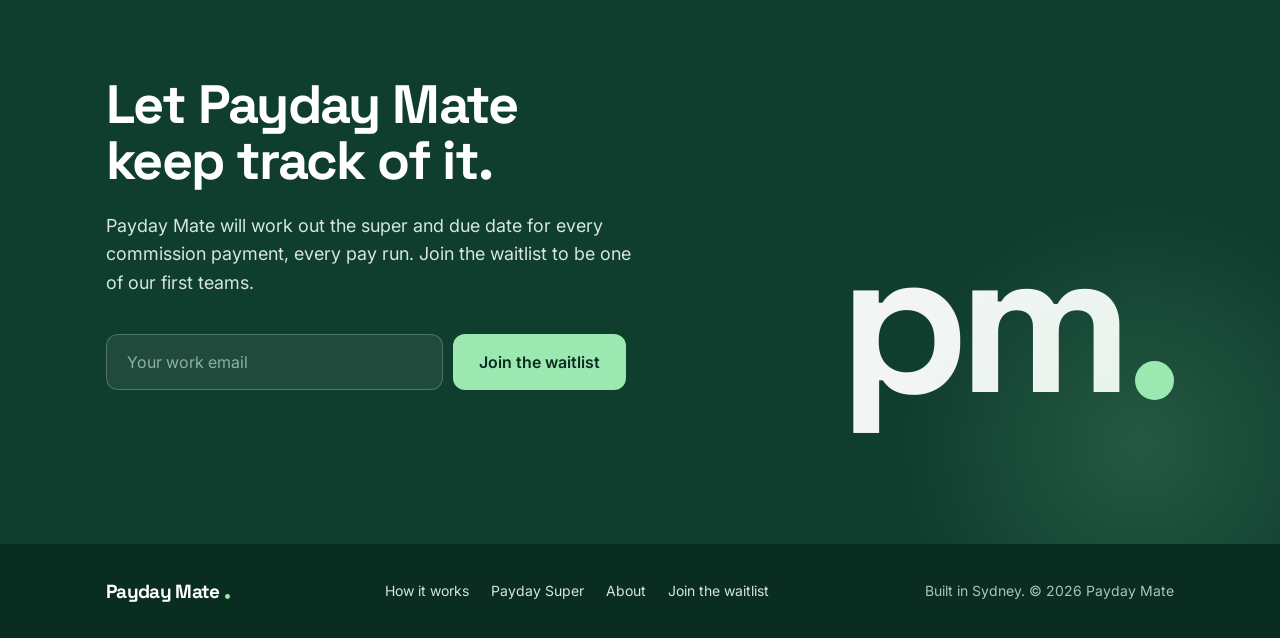
<file: payday-super.html>
<!DOCTYPE html>
<html lang="en-AU">
<head>
<meta charset="utf-8">
<meta name="viewport" content="width=device-width, initial-scale=1">
<title>Payday Super for commission | Payday Mate</title>
<meta name="description" content="Since 1 July 2026, super on commission is due within 7 business days of payday. Work out your due date and see what changed.">
<meta name="theme-color" content="#0F3D2E">
<meta property="og:title" content="Payday Super for commission | Payday Mate">
<meta property="og:description" content="Since 1 July 2026, super on commission is due within 7 business days of payday. Work out your due date and see what changed.">
<meta property="og:type" content="website">
<meta property="og:url" content="https://paydaymate.com.au/payday-super">
<link rel="icon" href="data:image/svg+xml,%3Csvg xmlns='http://www.w3.org/2000/svg' viewBox='0 0 64 64'%3E%3Crect width='64' height='64' rx='14' fill='%230F3D2E'/%3E%3Ctext x='8' y='43' font-family='Arial,Helvetica,sans-serif' font-weight='700' font-size='32' letter-spacing='-2' fill='%23fff'%3Epm%3C/text%3E%3Ccircle cx='52' cy='40' r='4' fill='%239BE8B0'/%3E%3C/svg%3E">
<link rel="preconnect" href="https://fonts.googleapis.com">
<link rel="preconnect" href="https://fonts.gstatic.com" crossorigin>
<link href="https://fonts.googleapis.com/css2?family=Inter:wght@400;500;600&family=Space+Grotesk:wght@500;700&display=swap" rel="stylesheet">
<style>
:root{
  --green:#0F3D2E;
  --green-deep:#0A2D22;
  --green-soft:#1B5240;
  --mint:#9BE8B0;
  --mint-wash:#E4F6EA;
  --paper:#F3F7F4;
  --white:#FFFFFF;
  --ink:#0F2A20;
  --muted:#4F6A5E;
  --line:#D3E1D8;
  --on-green-muted:#A9C4B8;
  --display:'Space Grotesk',system-ui,sans-serif;
  --body:'Inter',system-ui,-apple-system,'Segoe UI',sans-serif;
  --wrap:1180px;
  --gutter:clamp(20px,5vw,56px);
  --ease:cubic-bezier(.22,.8,.24,1);
}
*,*::before,*::after{box-sizing:border-box}
html{-webkit-text-size-adjust:100%;scroll-behavior:smooth}
body{margin:0;background:var(--paper);color:var(--ink);font-family:var(--body);font-size:17px;line-height:1.6;-webkit-font-smoothing:antialiased;text-rendering:optimizeLegibility}
img,svg{display:block}
a{color:inherit}
:focus-visible{outline:3px solid var(--mint);outline-offset:3px;border-radius:4px}
.wrap{max-width:var(--wrap);margin:0 auto;padding:0 var(--gutter)}
.visually-hidden{position:absolute!important;width:1px;height:1px;overflow:hidden;clip:rect(0 0 0 0);white-space:nowrap}
.skip{position:absolute;left:12px;top:-60px;z-index:50;background:var(--mint);color:var(--green-deep);padding:10px 14px;border-radius:8px;font-weight:600;text-decoration:none}
.skip:focus{top:12px}

/* ---------- brand marks ---------- */
.wordmark{display:inline-flex;align-items:flex-end;gap:5px;text-decoration:none;font-family:var(--display);font-weight:700;letter-spacing:-.035em;line-height:1}
.wordmark .dot{width:.26em;height:.26em;border-radius:50%;background:var(--mint);margin-bottom:.09em;flex:none}
.monogram{display:inline-flex;align-items:flex-end;gap:.07em;font-family:var(--display);font-weight:700;letter-spacing:-.06em;line-height:.8}
.monogram .dot{width:.19em;height:.19em;border-radius:50%;background:var(--mint);margin-bottom:.02em}

/* ---------- header ---------- */
.site-head{position:fixed;inset:0 0 auto 0;z-index:20;transition:background .35s var(--ease),box-shadow .35s var(--ease),backdrop-filter .35s}
.site-head .wrap{display:flex;align-items:center;justify-content:space-between;gap:24px;height:84px;transition:height .35s var(--ease)}
.site-head.scrolled{background:rgba(10,45,34,.86);backdrop-filter:saturate(1.4) blur(14px);-webkit-backdrop-filter:saturate(1.4) blur(14px);box-shadow:0 1px 0 rgba(155,232,176,.12)}
.site-head.scrolled .wrap{height:68px}
.site-head .wordmark{color:var(--white);font-size:23px}
.nav{display:flex;align-items:center;gap:6px}
.nav a{font-size:15px;font-weight:500;color:#D6E6DE;text-decoration:none;padding:8px 12px;border-radius:8px;transition:color .2s,background .2s}
.nav a:hover{color:var(--white);background:rgba(255,255,255,.06)}
.nav a[aria-current=page]{color:var(--white)}
.nav a[aria-current=page]::after{content:"";display:block;height:2px;background:var(--mint);border-radius:2px;margin-top:2px}
.nav .head-cta{margin-left:10px;color:var(--green-deep);background:var(--mint);padding:9px 16px;border-radius:999px;font-weight:600}
.nav .head-cta:hover{background:#B2F0C3;color:var(--green-deep)}
.menu-btn{display:none;background:none;border:0;color:var(--white);width:44px;height:44px;border-radius:10px;cursor:pointer;align-items:center;justify-content:center}
.menu-btn span{display:block;width:20px;height:2px;background:currentColor;border-radius:2px;position:relative;transition:background .2s}
.menu-btn span::before,.menu-btn span::after{content:"";position:absolute;left:0;width:20px;height:2px;background:currentColor;border-radius:2px;transition:transform .3s var(--ease)}
.menu-btn span::before{top:-6px}.menu-btn span::after{top:6px}
.menu-open .menu-btn span{background:transparent}
.menu-open .menu-btn span::before{transform:translateY(6px) rotate(45deg)}
.menu-open .menu-btn span::after{transform:translateY(-6px) rotate(-45deg)}

/* ---------- hero (shared) ---------- */
.hero{background:var(--green);color:var(--white);padding:160px 0 0;position:relative;overflow:hidden}
.hero::before{content:"";position:absolute;inset:0;background:radial-gradient(900px 520px at 85% 15%,rgba(155,232,176,.10),transparent 60%);pointer-events:none}
.hero h1{font-family:var(--display);font-weight:700;font-size:clamp(46px,7.6vw,108px);line-height:.95;letter-spacing:-.04em;margin:0 0 clamp(36px,4.5vw,64px);max-width:14ch;position:relative}
.hero .lede{font-size:clamp(18px,1.6vw,20px);line-height:1.55;color:#D6E6DE;max-width:33em;margin:0 0 40px}
.hero-grid{display:grid;grid-template-columns:minmax(0,1.05fr) minmax(0,.95fr);gap:clamp(40px,6vw,88px);align-items:start;position:relative}
.hero-copy{padding-bottom:120px;padding-top:6px}
.hero.simple{padding-bottom:clamp(80px,10vw,128px)}
.hero.simple h1{max-width:16ch;margin-bottom:28px}
.hero.simple .lede{margin-bottom:0}
.note{font-size:14px;color:var(--on-green-muted);margin:14px 0 0}

/* headline line reveal: once, on load */
.js .reveal-lines .ln{display:block;overflow:hidden;padding-bottom:.06em;margin-bottom:-.06em}
.js .reveal-lines .ln > span{display:block;transform:translateY(105%);transition:transform .9s var(--ease)}
.js .reveal-lines.in .ln > span{transform:none}
.js .reveal-lines.in .ln:nth-child(2) > span{transition-delay:.08s}
.js .reveal-lines.in .ln:nth-child(3) > span{transition-delay:.16s}

/* ---------- waitlist form ---------- */
.waitlist{display:flex;gap:10px;max-width:520px;flex-wrap:wrap}
.waitlist input[type=email]{flex:1 1 240px;min-width:0;height:56px;padding:0 20px;border-radius:12px;border:1px solid rgba(255,255,255,.22);background:rgba(255,255,255,.07);color:var(--white);font:inherit;font-size:16px;transition:border-color .2s,background .2s}
.waitlist input[type=email]::placeholder{color:#8FB0A2}
.waitlist input[type=email]:hover{border-color:rgba(255,255,255,.4)}
.waitlist input[type=email]:focus{outline:none;border-color:var(--mint);background:rgba(255,255,255,.1)}
.btn{display:inline-flex;align-items:center;justify-content:center;height:56px;padding:0 26px;border:0;border-radius:12px;background:var(--mint);color:var(--green-deep);font:600 16px/1 var(--body);cursor:pointer;white-space:nowrap;text-decoration:none;transition:transform .15s,background .2s}
.btn:hover{background:#B2F0C3}
.btn:active{transform:translateY(1px)}
.btn[disabled]{opacity:.7;cursor:progress}
.btn.ghost{background:transparent;color:var(--green);border:1.5px solid var(--green)}
.btn.ghost:hover{background:var(--green);color:var(--white)}
.form-msg{flex-basis:100%;font-size:15px;margin:4px 0 0}
.form-msg.err{color:#FFC9B8}
.waitlist.done{display:block}
.done-msg{display:flex;gap:14px;align-items:flex-start;padding:18px 20px;border-radius:12px;background:rgba(155,232,176,.12);border:1px solid rgba(155,232,176,.4);max-width:520px;animation:pop .5s var(--ease)}
.done-msg svg{flex:none;margin-top:2px}
.done-msg strong{display:block;font-weight:600;color:var(--white)}
.done-msg span{color:#C8DDD3;font-size:15px}
@keyframes pop{from{opacity:0;transform:scale(.97)}to{opacity:1;transform:none}}

/* ---------- statement (home hero) ---------- */
.statement-wrap{position:relative;align-self:end;margin-top:-8px}
.statement{background:var(--white);color:var(--ink);border-radius:14px 14px 0 0;padding:30px 32px 36px;box-shadow:0 40px 80px -20px rgba(0,0,0,.45);font-feature-settings:"tnum" 1,"lnum" 1}
.st-head{display:flex;justify-content:space-between;align-items:flex-start;gap:16px;padding-bottom:20px;border-bottom:1px solid var(--line)}
.st-title{font-family:var(--display);font-weight:700;font-size:20px;letter-spacing:-.02em;line-height:1.2}
.st-sub{font-size:14px;color:var(--muted);margin-top:4px}
.tag{font-size:12px;font-weight:500;color:var(--green);background:var(--mint-wash);border-radius:999px;padding:5px 10px;white-space:nowrap}
.st-lines{list-style:none;margin:0;padding:8px 0 0}
.st-line{display:grid;grid-template-columns:1fr auto;gap:4px 16px;padding:14px 0;border-bottom:1px dashed var(--line)}
.st-line .what{font-weight:500;font-size:15px}
.st-line .how{grid-column:1;font-size:13.5px;color:var(--muted)}
.st-line .amt{grid-row:1/span 2;grid-column:2;align-self:center;font-weight:600;font-size:16px}
.st-line.neg .amt{color:#9A3B1E}
.st-total{display:flex;justify-content:space-between;align-items:baseline;gap:12px;padding:22px 0 6px}
.st-total .lbl{font-weight:600}
.st-total .val{font-family:var(--display);font-weight:700;font-size:40px;letter-spacing:-.03em;color:var(--green)}
.st-super{margin-top:16px;display:flex;justify-content:space-between;align-items:center;gap:16px;background:var(--green);color:var(--white);border-radius:10px;padding:14px 18px;font-size:14.5px}
.st-super b{font-weight:600}
.st-super .when{color:var(--mint);font-weight:500;white-space:nowrap}
.js .st-line,.js .st-total,.js .st-super{opacity:0;transform:translateY(8px)}
.js .run .st-line,.js .run .st-total,.js .run .st-super{opacity:1;transform:none;transition:opacity .5s ease,transform .5s ease}
.js .run .st-line:nth-child(1){transition-delay:.35s}
.js .run .st-line:nth-child(2){transition-delay:.55s}
.js .run .st-line:nth-child(3){transition-delay:.75s}
.js .run .st-line:nth-child(4){transition-delay:.95s}
.js .run .st-total{transition-delay:1.15s}
.js .run .st-super{transition-delay:1.7s}

/* ---------- section basics ---------- */
.section{padding:clamp(88px,11vw,140px) 0}
.section.white{background:var(--white);border-top:1px solid var(--line);border-bottom:1px solid var(--line)}
.h2{font-family:var(--display);font-weight:700;font-size:clamp(34px,4.4vw,54px);line-height:1.04;letter-spacing:-.03em;margin:0;max-width:16ch}
.intro{display:grid;grid-template-columns:minmax(0,1fr) minmax(0,1fr);gap:clamp(24px,5vw,72px);align-items:end;margin-bottom:clamp(48px,6vw,80px)}
.intro p{margin:0;color:var(--muted);font-size:18px;max-width:32em}
.body-lg{color:var(--muted);font-size:18px;max-width:32em}
.text-link{color:var(--green);font-weight:600;text-decoration-thickness:1.5px;text-underline-offset:4px}

/* roles */
.roles{display:grid;grid-template-columns:repeat(3,minmax(0,1fr));gap:clamp(28px,4vw,56px)}
.role{position:relative;padding-top:28px}
.role::before{content:"";position:absolute;left:0;top:0;height:2px;width:100%;background:var(--green);transform-origin:left;transition:transform 1s var(--ease)}
.js .role::before{transform:scaleX(0)}
.js .roles.in .role::before{transform:none}
.js .roles.in .role:nth-child(2)::before{transition-delay:.12s}
.js .roles.in .role:nth-child(3)::before{transition-delay:.24s}
.role h3{font-family:var(--display);font-weight:700;font-size:24px;letter-spacing:-.02em;margin:0 0 6px}
.role .pain{color:var(--muted);margin:0 0 18px;font-size:16px}
.role .fix{margin:0;font-size:16.5px}

/* ---------- how a pay run works (scroll-driven) ---------- */
.how{position:relative;background:var(--green-deep);color:var(--white)}
.how-track{height:calc(100vh + 5 * 70vh)}
.how-sticky{position:sticky;top:0;height:100vh;display:flex;align-items:center;overflow:hidden}
.how-sticky .wrap{width:100%;display:grid;grid-template-columns:minmax(0,1fr) minmax(0,1fr);gap:clamp(40px,6vw,96px);align-items:center}
.how .h2{color:var(--white);margin-bottom:36px}
.steps{list-style:none;margin:0;padding:0 0 0 28px;position:relative}
.steps::before,.steps::after{content:"";position:absolute;left:5px;top:22px;bottom:22px;width:2px;border-radius:2px;background:rgba(255,255,255,.14)}
.steps::after{background:var(--mint);transform-origin:top;transform:scaleY(var(--p,0))}
.step{position:relative;padding:12px 0;color:rgba(255,255,255,.42);transition:color .4s var(--ease)}
.step::before{content:"";position:absolute;left:-28px;top:20px;width:12px;height:12px;border-radius:50%;background:var(--green-deep);border:2px solid rgba(255,255,255,.3);transition:background .3s,border-color .3s,transform .3s var(--ease)}
.step h3{margin:0;font-family:var(--display);font-weight:700;font-size:clamp(20px,2vw,24px);letter-spacing:-.02em;line-height:1.3}
.step p{margin:0;max-height:0;opacity:0;overflow:hidden;font-size:16px;color:#C8DDD3;transition:max-height .5s var(--ease),opacity .4s,margin .4s}
.step.done{color:rgba(255,255,255,.7)}
.step.done::before{background:var(--mint);border-color:var(--mint)}
.step.active{color:var(--white)}
.step.active::before{background:var(--mint);border-color:var(--mint);transform:scale(1.25);box-shadow:0 0 0 6px rgba(155,232,176,.18)}
.step.active p{max-height:6em;opacity:1;margin-top:6px}

.ticket{background:var(--white);color:var(--ink);border-radius:18px;padding:28px 28px 24px;box-shadow:0 50px 100px -30px rgba(0,0,0,.6);font-feature-settings:"tnum" 1,"lnum" 1;max-width:500px;justify-self:end;width:100%}
.tk-head{display:flex;justify-content:space-between;align-items:center;gap:12px}
.tk-head .st-title{font-size:19px}
.status{font-size:12.5px;font-weight:600;border-radius:999px;padding:6px 11px;background:var(--mint-wash);color:var(--green);white-space:nowrap;transition:background .3s,color .3s}
.status.final{background:var(--green);color:var(--mint)}
.tk-rows{list-style:none;margin:20px 0 0;padding:0;border-top:1px solid var(--line)}
.tk-row{display:flex;justify-content:space-between;align-items:center;gap:16px;padding:0 0;border-bottom:1px dashed var(--line);max-height:0;opacity:0;overflow:hidden;transition:max-height .55s var(--ease),opacity .45s,padding .55s var(--ease)}
.tk-row.show{max-height:80px;opacity:1;padding:15px 0}
.tk-row .k{font-size:15px;color:var(--muted)}
.tk-row .v{font-weight:600;font-size:15.5px;text-align:right}
.tk-row .v small{display:block;font-weight:500;color:var(--muted);font-size:13px}
.tk-row.hl .v{color:var(--green)}
.tk-foot{display:flex;align-items:center;gap:14px;margin-top:20px}
.meter{flex:1;height:6px;border-radius:6px;background:var(--mint-wash);overflow:hidden}
.meter i{display:block;height:100%;background:var(--green);border-radius:6px;transform-origin:left;transform:scaleX(var(--p,0))}
.tk-foot span{font-size:13px;color:var(--muted);white-space:nowrap;min-width:6.5em;text-align:right}

/* ---------- payday super teaser ---------- */
.teaser{display:grid;grid-template-columns:minmax(0,1fr) minmax(0,1fr);gap:clamp(40px,6vw,96px);align-items:center}
.big-seven{font-family:var(--display);font-weight:700;font-size:clamp(120px,18vw,240px);line-height:.8;letter-spacing:-.06em;color:var(--green);margin:0;display:flex;align-items:flex-end;gap:18px}
.big-seven small{font-size:clamp(18px,1.7vw,22px);letter-spacing:-.01em;line-height:1.25;font-weight:500;color:var(--muted);max-width:9em;padding-bottom:.9em}
.teaser .actions{margin-top:32px;display:flex;gap:12px;flex-wrap:wrap}

/* features */
.building{display:grid;grid-template-columns:minmax(0,.8fr) minmax(0,1.2fr);gap:clamp(40px,6vw,96px)}
.building .side p{color:var(--muted);font-size:18px;margin:24px 0 0;max-width:24em}
.features{list-style:none;margin:0;padding:0}
.features li{display:grid;grid-template-columns:28px 1fr;gap:4px 16px;padding:24px 0;border-bottom:1px solid var(--line)}
.features li:first-child{padding-top:6px}
.features svg{grid-row:1/span 2;margin-top:3px}
.features h3{margin:0;font-size:18px;font-weight:600;letter-spacing:-.01em}
.features p{margin:0;color:var(--muted);font-size:16px}

/* closing */
.closing{background:var(--green);color:var(--white);position:relative;overflow:hidden}
.closing::after{content:"";position:absolute;right:-120px;bottom:-160px;width:520px;height:520px;border-radius:50%;background:radial-gradient(circle,rgba(155,232,176,.16),transparent 65%);pointer-events:none}
.closing-grid{display:grid;grid-template-columns:minmax(0,1fr) auto;gap:48px;align-items:end;position:relative}
.closing .h2{max-width:13ch;color:var(--white)}
.closing p.lede{color:#D6E6DE;font-size:18px;max-width:30em;margin:22px 0 36px}
.closing .monogram{font-size:clamp(120px,16vw,220px);color:rgba(255,255,255,.95)}
.js .closing .monogram .dot{transform:translateY(-1.4em) scale(.6);opacity:0;transition:transform .9s cubic-bezier(.34,1.56,.64,1),opacity .3s}
.js .closing.in .monogram .dot{transform:none;opacity:1;transition-delay:.25s}

/* ---------- calculator ---------- */
.calc{background:var(--green);color:var(--white);border-radius:20px;padding:clamp(26px,3.4vw,40px);font-feature-settings:"tnum" 1,"lnum" 1}
.hero .calc{background:var(--green-deep);box-shadow:0 40px 80px -30px rgba(0,0,0,.5);border:1px solid rgba(155,232,176,.14)}
.calc-inputs{display:grid;grid-template-columns:1fr 1fr;gap:16px}
.field label{display:block;font-size:14px;font-weight:500;color:var(--on-green-muted);margin-bottom:8px}
.field .control{position:relative}
.field input{width:100%;height:54px;border-radius:10px;border:1px solid rgba(255,255,255,.22);background:rgba(255,255,255,.07);color:var(--white);font:500 17px var(--body);padding:0 16px;color-scheme:dark}
.field input:focus{outline:none;border-color:var(--mint);background:rgba(255,255,255,.1)}
.field .prefix{position:absolute;left:16px;top:50%;transform:translateY(-50%);color:var(--on-green-muted);font-weight:500;pointer-events:none}
.field .prefix + input{padding-left:32px}
.calc-out{margin-top:34px;padding-top:28px;border-top:1px solid rgba(255,255,255,.16)}
.due-lbl{font-size:15px;color:var(--on-green-muted);margin:0 0 6px}
.due{font-family:var(--display);font-weight:700;font-size:clamp(40px,5.4vw,64px);line-height:1;letter-spacing:-.035em;color:var(--white);margin:0}
.due-in{color:var(--mint);font-size:16px;margin:12px 0 0}
.calc-rows{display:grid;grid-template-columns:1fr 1fr;gap:16px;margin:28px 0 0}
.calc-rows div{background:rgba(255,255,255,.06);border-radius:10px;padding:14px 16px}
.calc-rows dt{font-size:13.5px;color:var(--on-green-muted)}
.calc-rows dd{margin:4px 0 0;font-weight:600;font-size:20px}
.days{display:grid;grid-template-columns:repeat(7,1fr);gap:6px;margin-top:22px}
.days span{height:36px;border-radius:8px;background:rgba(255,255,255,.06);display:flex;align-items:center;justify-content:center;font-size:12.5px;font-weight:600;color:var(--on-green-muted);transition:background .3s,color .3s}
.days span.on{background:var(--mint);color:var(--green-deep)}

/* ---------- payday super page ---------- */
.compare{display:grid;grid-template-columns:1fr 1fr;border:1px solid var(--line);border-radius:18px;overflow:hidden;background:var(--white)}
.compare > div{padding:clamp(24px,3vw,40px)}
.compare .now{background:var(--green);color:var(--white)}
.compare h3{margin:0 0 20px;font-family:var(--display);font-size:22px;letter-spacing:-.02em}
.compare dl{margin:0;display:grid;gap:18px}
.compare dt{font-size:14px;color:var(--muted)}
.compare .now dt{color:var(--on-green-muted)}
.compare dd{margin:2px 0 0;font-size:18px;font-weight:600}
.rules{display:grid;grid-template-columns:repeat(2,minmax(0,1fr));gap:0 clamp(32px,5vw,72px);margin-top:clamp(40px,5vw,64px)}
.rule{padding:28px 0;border-top:1px solid var(--line)}
.rule h3{margin:0 0 8px;font-size:19px;font-weight:600;letter-spacing:-.01em}
.rule p{margin:0;color:var(--muted);font-size:16.5px}
.callout{display:flex;gap:20px;align-items:flex-start;background:var(--mint-wash);border-radius:16px;padding:clamp(22px,3vw,32px);margin-top:clamp(40px,5vw,56px)}
.callout h3{margin:0 0 6px;font-size:19px}
.callout p{margin:0;color:var(--ink)}
.sources{font-size:14px;color:var(--muted);margin-top:40px}
.sources a{color:var(--green)}

/* ---------- about page ---------- */
.story{display:grid;grid-template-columns:minmax(0,.8fr) minmax(0,1.2fr);gap:clamp(40px,6vw,96px)}
.story .prose p{font-size:19px;line-height:1.65;margin:0 0 22px;max-width:34em}
.story .prose p:first-child{font-family:var(--display);font-size:clamp(24px,2.4vw,30px);line-height:1.3;letter-spacing:-.02em;font-weight:500;color:var(--ink)}
.founders{display:grid;grid-template-columns:repeat(2,minmax(0,1fr));gap:clamp(20px,3vw,32px)}
.founder{background:var(--white);border:1px solid var(--line);border-radius:18px;padding:28px;display:flex;gap:20px;align-items:flex-start}
.avatar{width:72px;height:72px;border-radius:50%;background:var(--green);color:var(--mint);display:flex;align-items:center;justify-content:center;font-family:var(--display);font-weight:700;font-size:28px;letter-spacing:-.04em;flex:none}
.founder h3{margin:0;font-family:var(--display);font-size:22px;letter-spacing:-.02em}
.founder p{margin:2px 0 0;color:var(--muted);font-size:15.5px}
.beliefs{list-style:none;margin:0;padding:0;display:grid;grid-template-columns:repeat(3,minmax(0,1fr));gap:clamp(28px,4vw,56px)}
.beliefs li{border-top:2px solid var(--green);padding-top:24px}
.beliefs h3{margin:0 0 8px;font-family:var(--display);font-size:22px;letter-spacing:-.02em;line-height:1.2}
.beliefs p{margin:0;color:var(--muted)}

/* ---------- footer ---------- */
footer{background:var(--green-deep);color:var(--on-green-muted);font-size:14px}
.foot-grid{display:flex;justify-content:space-between;align-items:center;gap:20px;padding-top:36px;padding-bottom:36px;flex-wrap:wrap}
footer .wordmark{color:var(--white);font-size:19px}
.foot-links{display:flex;gap:22px;flex-wrap:wrap}
.foot-links a{color:#D6E6DE;text-decoration:none}
.foot-links a:hover{color:var(--white);text-decoration:underline;text-underline-offset:4px}

/* ---------- responsive ---------- */
@media (max-width:960px){
  .hero-grid,.building,.intro,.closing-grid,.teaser,.story{grid-template-columns:1fr}
  .hero-copy{padding-bottom:56px}
  .statement-wrap{max-width:560px}
  .roles,.beliefs{grid-template-columns:1fr;gap:40px}
  .closing .monogram{display:none}
  .intro{align-items:start}
  .rules{grid-template-columns:1fr}
  .founders{grid-template-columns:1fr}
  /* how: compact sticky layout */
  .how-sticky{align-items:flex-start}
  .how-sticky .wrap{grid-template-columns:1fr;gap:20px;align-content:start;padding-top:88px}
  .how .h2{margin-bottom:12px;font-size:26px}
  .ticket{justify-self:stretch;max-width:none;padding:16px 18px;order:-1;border-radius:14px}
  .tk-rows{margin-top:12px}
  .tk-row.show{padding:7px 0}
  .tk-row .k,.tk-row .v{font-size:13.5px}
  .tk-row .v small{font-size:12px}
  .tk-foot{margin-top:12px}
  .step p{font-size:15px}
  .step{display:none;padding:0}
  .step.active{display:block}
  .steps{padding-left:0}
  .steps::before,.steps::after,.step::before{display:none}
  .step.active p{max-height:none}
  .step-count{display:block!important}
}
@media (max-width:820px){
  .nav{position:fixed;inset:0 0 auto 0;top:0;flex-direction:column;align-items:stretch;gap:2px;background:var(--green-deep);padding:84px var(--gutter) 28px;transform:translateY(-102%);transition:transform .45s var(--ease);z-index:-1;box-shadow:0 30px 60px -20px rgba(0,0,0,.5)}
  .menu-open .nav{transform:none}
  .nav a{font-size:20px;padding:14px 4px;border-bottom:1px solid rgba(255,255,255,.08);border-radius:0}
  .nav a[aria-current=page]::after{display:none}
  .nav a[aria-current=page]{color:var(--mint)}
  .nav .head-cta{margin:18px 0 0;text-align:center;border-radius:12px;padding:16px;border-bottom:0}
  .menu-btn{display:inline-flex}
  .compare{grid-template-columns:1fr}
}
@media (max-width:560px){
  body{font-size:16px}
  .hero{padding-top:124px}
  .statement{padding:24px 20px 28px}
  .st-total .val{font-size:32px}
  .st-super{flex-direction:column;align-items:flex-start;gap:4px}
  .calc-inputs,.calc-rows{grid-template-columns:1fr}
  .btn{flex:1 1 100%}
  .waitlist .btn{width:100%}
  .big-seven{flex-direction:column;align-items:flex-start}
  .big-seven small{padding-bottom:0}
  .founder{flex-direction:column;align-items:flex-start}
}
.step-count{display:none;font-size:13px;color:var(--on-green-muted);margin-bottom:6px}

@media (prefers-reduced-motion:reduce){
  html{scroll-behavior:auto}
  *,*::before,*::after{transition-duration:.01ms!important;transition-delay:0s!important;animation:none!important}
  .js .st-line,.js .st-total,.js .st-super{opacity:1!important;transform:none!important}
  .js .reveal-lines .ln > span{transform:none!important}
}

</style>
<script>document.documentElement.classList.add('js')</script>
</head>
<body>
<a class="skip" href="#main">Skip to content</a>
<header class="site-head">
  <div class="wrap">
    <a class="wordmark" href="index.html" aria-label="Payday Mate home">Payday Mate<span class="dot" aria-hidden="true"></span></a>
    <button class="menu-btn" type="button" aria-expanded="false" aria-controls="nav" aria-label="Open menu"><span></span></button>
    <nav class="nav" id="nav" aria-label="Main">
      <a href="index.html">Home</a>
      <a href="index.html#how">How it works</a>
      <a href="payday-super.html" aria-current="page">Payday Super</a>
      <a href="about.html">About</a>
      <a class="head-cta" href="#join">Join the waitlist</a>
    </nav>
  </div>
</header>
<main id="main">
  <div class="hero">
    <div class="wrap">
      <h1 class="reveal-lines"><span class="ln"><span>Payday Super,</span></span><span class="ln"><span>for commission.</span></span></h1>
    </div>
    <div class="wrap hero-grid">
      <div class="hero-copy">
        <p class="lede">Since 1 July 2026, super is due with every pay run, including the ones with commission in them. Put in a payday and an amount to see when the super has to land.</p>
        <p class="note">The calculator counts weekdays only. A state-wide public holiday anywhere in Australia adds a day, so the date shown is the earliest it could be due. Paying by it is always on time.</p>
      </div>
      <div style="padding-bottom:clamp(56px,8vw,110px)">
        <div class="calc" aria-labelledby="calc-h">
          <h2 id="calc-h" class="visually-hidden">Payday Super due date calculator</h2>
          <div class="calc-inputs">
            <div class="field"><label for="c-payday">Payday</label><div class="control"><input id="c-payday" type="date"></div></div>
            <div class="field"><label for="c-amount">Commission paid</label><div class="control"><span class="prefix" aria-hidden="true">$</span><input id="c-amount" type="text" inputmode="decimal" value="3,238"></div></div>
          </div>
          <div class="days" id="c-days" aria-label="The 7 business days after payday"></div>
          <div class="calc-out" aria-live="polite">
            <p class="due-lbl">Have super in the fund by</p>
            <p class="due" id="c-due">&nbsp;</p>
            <p class="due-in" id="c-in">&nbsp;</p>
            <dl class="calc-rows">
              <div><dt>Super on this commission (12%)</dt><dd id="c-super">$0.00</dd></div>
              <div><dt>Total cost of the commission</dt><dd id="c-total">$0.00</dd></div>
            </dl>
          </div>
        </div>
      </div>
    </div>
  </div>

  <section class="section" aria-labelledby="change-h">
    <div class="wrap">
      <div class="intro">
        <h2 class="h2" id="change-h">What changed on 1&nbsp;July&nbsp;2026</h2>
        <p>Super used to be a quarterly job. Now it follows every payday, so a commission paid this Friday has its own super deadline a week or so later.</p>
      </div>
      <div class="compare">
        <div>
          <h3>Before</h3>
          <dl>
            <div><dt>When super was paid</dt><dd>Once a quarter</dd></div>
            <div><dt>Deadline</dt><dd>28 days after the quarter ended</dd></div>
            <div><dt>Super on commission</dt><dd>Rolled into the quarterly payment</dd></div>
          </dl>
        </div>
        <div class="now">
          <h3>Now</h3>
          <dl>
            <div><dt>When super is paid</dt><dd>Every payday</dd></div>
            <div><dt>Deadline</dt><dd>In the fund within 7 business days of payday</dd></div>
            <div><dt>Super on commission</dt><dd>Due off the payday the commission is paid on</dd></div>
          </dl>
        </div>
      </div>
    </div>
  </section>

  <section class="section white" aria-labelledby="rules-h">
    <div class="wrap">
      <h2 class="h2" id="rules-h">The rules that matter for commission</h2>
      <div class="rules">
        <div class="rule"><h3>Commission counts</h3><p>Super is 12% of qualifying earnings, and commission is part of that. A big commission month means a big super payment soon after.</p></div>
        <div class="rule"><h3>Received, not sent</h3><p>The money has to reach the fund within 7 business days. Starting the transfer on day 7 is too late.</p></div>
        <div class="rule"><h3>Holidays anywhere count</h3><p>Weekends don't count, and neither does a public holiday covering a whole state or territory, even one you don't operate in.</p></div>
        <div class="rule"><h3>New starters get longer</h3><p>The first contribution for a new employee, or to a new fund, has 20 business days instead of 7.</p></div>
        <div class="rule"><h3>Late means the charge</h3><p>Miss the deadline and the super guarantee charge applies: the unpaid super, plus interest and an admin amount.</p></div>
        <div class="rule"><h3>Payroll needs the number early</h3><p>Every day spent finalising commission is a day payroll doesn't have. Locking figures in early gives them room.</p></div>
      </div>
      <div class="callout">
        <svg width="22" height="22" viewBox="0 0 22 22" aria-hidden="true"><circle cx="11" cy="11" r="10" fill="#9BE8B0"/><path d="M6.5 11.3l3 3 6-6.3" fill="none" stroke="#0F3D2E" stroke-width="2" stroke-linecap="round" stroke-linejoin="round"/></svg>
        <div><h3>The simplest way to stay safe</h3><p>Pay super on the same day as the pay run. Your clearing house then has the full 7 business days to get it to the fund.</p></div>
      </div>
      <p class="sources">General information only, not tax advice. Sources: <a href="https://www.ato.gov.au/businesses-and-organisations/super-for-employers/payday-super/paying-super-on-payday/payment-deadlines-for-payday-super" rel="noopener">ATO, payment deadlines for Payday Super</a>; <a href="https://www.ato.gov.au/businesses-and-organisations/super-for-employers/payday-super" rel="noopener">ATO, Payday Super</a>; <a href="https://www.hesta.com.au/employers/your-responsibilities/payday-super/payday-super-faqs" rel="noopener">HESTA, Payday Super FAQs</a>.</p>
    </div>
  </section>

  <section class="section closing" id="join" aria-labelledby="join-h" data-inview>
    <div class="wrap closing-grid">
      <div>
        <h2 class="h2" id="join-h">Let Payday Mate keep track of it.</h2>
        <p class="lede">Payday Mate will work out the super and due date for every commission payment, every pay run. Join the waitlist to be one of our first teams.</p>
        <form class="waitlist" data-source="closing" novalidate>
          <label class="visually-hidden" for="email-join">Work email</label>
          <input id="email-join" type="email" name="email" placeholder="Your work email" autocomplete="email" required>
          <input type="text" name="_gotcha" tabindex="-1" autocomplete="off" class="visually-hidden" aria-hidden="true">
          <button class="btn" type="submit">Join the waitlist</button>
          <p class="form-msg" role="status" aria-live="polite"></p>
        </form>
      </div>
      <div class="monogram" aria-hidden="true">pm<span class="dot"></span></div>
    </div>
  </section>
</main>
<footer>
  <div class="wrap foot-grid">
    <a class="wordmark" href="index.html" aria-label="Payday Mate home">Payday Mate<span class="dot" aria-hidden="true"></span></a>
    <nav class="foot-links" aria-label="Footer">
      <a href="index.html#how">How it works</a>
      <a href="payday-super.html">Payday Super</a>
      <a href="about.html">About</a>
      <a href="#join">Join the waitlist</a>
    </nav>
    <span>Built in Sydney. &copy; <span id="yr">2026</span> Payday Mate</span>
  </div>
</footer>
<script>
(function(){
  /* ===== Waitlist =====
     Paste your Formspree form ID here (the part after /f/ in your form's endpoint).
     Example: https://formspree.io/f/xyzabcd  ->  FORMSPREE_ID = 'xyzabcd'          */
  var FORMSPREE_ID = 'xnpdqoda';

  var doc = document.documentElement;
  var reduce = window.matchMedia && window.matchMedia('(prefers-reduced-motion: reduce)').matches;
  function aud(n){ return '$' + n.toLocaleString('en-AU',{minimumFractionDigits:2,maximumFractionDigits:2}); }

  /* ---------- header: solid on scroll, mobile menu ---------- */
  var head = document.querySelector('.site-head');
  function onScrollHead(){ if (head) head.classList.toggle('scrolled', window.scrollY > 24); }
  onScrollHead();
  window.addEventListener('scroll', onScrollHead, {passive:true});
  var menuBtn = document.querySelector('.menu-btn');
  if (menuBtn) {
    menuBtn.addEventListener('click', function(){
      var open = doc.classList.toggle('menu-open');
      menuBtn.setAttribute('aria-expanded', open ? 'true' : 'false');
      menuBtn.setAttribute('aria-label', open ? 'Close menu' : 'Open menu');
    });
    document.querySelectorAll('.nav a').forEach(function(a){
      a.addEventListener('click', function(){ doc.classList.remove('menu-open'); menuBtn.setAttribute('aria-expanded','false'); });
    });
    document.addEventListener('keydown', function(e){
      if (e.key === 'Escape' && doc.classList.contains('menu-open')) { doc.classList.remove('menu-open'); menuBtn.setAttribute('aria-expanded','false'); menuBtn.focus(); }
    });
  }

  /* ---------- headline reveal (once, on load) ---------- */
  requestAnimationFrame(function(){
    document.querySelectorAll('.reveal-lines').forEach(function(el){ el.classList.add('in'); });
  });

  /* ---------- in-view triggers (used sparingly) ---------- */
  var ioEls = document.querySelectorAll('[data-inview]');
  if ('IntersectionObserver' in window) {
    var io = new IntersectionObserver(function(entries){
      entries.forEach(function(en){ if (en.isIntersecting) { en.target.classList.add('in'); io.unobserve(en.target); } });
    }, {threshold:0.35});
    ioEls.forEach(function(el){ io.observe(el); });
  } else { ioEls.forEach(function(el){ el.classList.add('in'); }); }

  /* ---------- waitlist forms ---------- */
  var host = location.hostname;
  var isLive = /(^|\.)paydaymate\.com\.au$/.test(host) || /\.vercel\.app$/.test(host);
  var configured = FORMSPREE_ID && FORMSPREE_ID !== 'YOUR_FORM_ID';
  var EMAIL_RE = /^[^\s@]+@[^\s@]+\.[^\s@]{2,}$/;
  var TICK = '<svg width="22" height="22" viewBox="0 0 22 22" aria-hidden="true"><circle cx="11" cy="11" r="10" fill="#9BE8B0"/><path d="M6.5 11.3l3 3 6-6.3" fill="none" stroke="#0F3D2E" stroke-width="2" stroke-linecap="round" stroke-linejoin="round"/></svg>';
  function success(form){
    form.classList.add('done');
    form.innerHTML = '<div class="done-msg" tabindex="-1">' + TICK + '<div><strong>You’re on the list.</strong><span>We’ll be in touch before we open early access.</span></div></div>';
    var d = form.querySelector('.done-msg'); if (d) d.focus({preventScroll:true});
  }
  document.querySelectorAll('form.waitlist').forEach(function(form){
    form.addEventListener('submit', function(e){
      e.preventDefault();
      var input = form.querySelector('input[type=email]');
      var msg = form.querySelector('.form-msg');
      var btn = form.querySelector('button');
      var email = (input.value || '').trim();
      msg.textContent = ''; msg.className = 'form-msg';
      if (!EMAIL_RE.test(email)) { msg.textContent = 'Enter an email address like name@company.com.au.'; msg.classList.add('err'); input.focus(); return; }
      if (form.querySelector('[name=_gotcha]').value) { success(form); return; }
      if (!isLive) { success(form); return; }              // preview: show the confirmed state, send nothing
      if (!configured) { msg.textContent = 'Sign-ups aren’t connected yet. Add the Formspree form ID to go live.'; msg.classList.add('err'); return; }
      btn.disabled = true; btn.textContent = 'Joining…';
      fetch('https://formspree.io/f/' + FORMSPREE_ID, {
        method:'POST',
        headers:{'Accept':'application/json','Content-Type':'application/json'},
        body: JSON.stringify({email:email, source:(form.dataset.source || '') + ' (' + location.pathname + ')', _subject:'New Payday Mate waitlist sign-up'})
      }).then(function(r){ if (r.ok) return success(form); throw new Error('bad'); })
        .catch(function(){ btn.disabled = false; btn.textContent = 'Join the waitlist'; msg.textContent = 'That didn’t go through. Check your connection and try again.'; msg.classList.add('err'); });
    });
  });

  /* ---------- home hero statement: one load sequence ---------- */
  var st = document.getElementById('statement');
  if (st) {
    var totalEl = document.getElementById('st-total');
    requestAnimationFrame(function(){
      st.classList.add('run');
      if (reduce) return;
      var target = 3238, start = null, delay = 1150, dur = 900;
      totalEl.textContent = aud(0);
      (function tick(ts){
        if (ts) { if (!start) start = ts;
          var p = Math.min(1, Math.max(0, (ts - start - delay) / dur));
          totalEl.textContent = aud(target * (1 - Math.pow(1 - p, 3)));
          if (p >= 1) return; }
        requestAnimationFrame(tick);
      })();
    });
  }

  /* ---------- how a pay run works: scroll-driven ---------- */
  var how = document.querySelector('.how-track');
  if (how) {
    var steps = how.querySelectorAll('.step');
    var rows = how.querySelectorAll('.tk-row');
    var status = how.querySelector('.status');
    var rail = how.querySelector('.steps');
    var meter = how.querySelector('.meter');
    var meterLbl = how.querySelector('.tk-foot span');
    var counter = how.querySelector('.step-count');
    var N = steps.length, last = -1;
    var labels = Array.prototype.map.call(steps, function(s){ return s.dataset.status; });
    function update(){
      var r = how.getBoundingClientRect();
      var total = how.offsetHeight - window.innerHeight;
      var p = Math.min(1, Math.max(0, -r.top / total));
      var idx = Math.min(N - 1, Math.floor(p * N));
      rail.style.setProperty('--p', Math.min(1, Math.max(0, (p * N - 0.5) / (N - 1))).toFixed(4));
      meter.style.setProperty('--p', ((idx + 1) / N).toFixed(3));
      if (idx === last) return;
      last = idx;
      steps.forEach(function(s, i){ s.classList.toggle('active', i === idx); s.classList.toggle('done', i < idx); });
      rows.forEach(function(row){ row.classList.toggle('show', +row.dataset.step <= idx); });
      status.textContent = labels[idx];
      status.classList.toggle('final', idx === N - 1);
      meterLbl.textContent = 'Step ' + (idx + 1) + ' of ' + N;
      if (counter) counter.textContent = 'Step ' + (idx + 1) + ' of ' + N;
    }
    var ticking = false;
    window.addEventListener('scroll', function(){ if (!ticking) { ticking = true; requestAnimationFrame(function(){ ticking = false; update(); }); } }, {passive:true});
    window.addEventListener('resize', update);
    update();
  }

  /* ---------- Payday Super calculator ---------- */
  var payday = document.getElementById('c-payday');
  if (payday) {
    var SG_RATE = 0.12;
    var amount = document.getElementById('c-amount');
    var dueEl = document.getElementById('c-due'), inEl = document.getElementById('c-in');
    var supEl = document.getElementById('c-super'), totEl = document.getElementById('c-total');
    var daysEl = document.getElementById('c-days');
    var today = new Date(); today.setHours(0,0,0,0);
    function iso(d){ return d.getFullYear() + '-' + String(d.getMonth()+1).padStart(2,'0') + '-' + String(d.getDate()).padStart(2,'0'); }
    function parseISO(s){ var p = s.split('-').map(Number); return new Date(p[0], p[1]-1, p[2]); }
    // Weekdays only. Whole-state public holidays anywhere in Australia push the deadline later,
    // so this gives the earliest possible (always safe) due date.
    function businessDaysAfter(d, n){ var out = [], x = new Date(d); while (out.length < n) { x.setDate(x.getDate()+1); var w = x.getDay(); if (w !== 0 && w !== 6) out.push(new Date(x)); } return out; }
    var f = new Date(today); f.setDate(today.getDate() + ((5 - today.getDay() + 7) % 7));
    payday.value = iso(f);
    var lastKey = '';
    function render(){
      var amt = parseFloat(String(amount.value).replace(/[^0-9.]/g,'')) || 0;
      var sup = Math.round(amt * SG_RATE * 100) / 100;
      supEl.textContent = aud(sup); totEl.textContent = aud(amt + sup);
      if (!payday.value) { dueEl.textContent = 'Pick a payday'; inEl.innerHTML = '&nbsp;'; if (daysEl) daysEl.innerHTML = ''; return; }
      var pd = parseISO(payday.value);
      var list = businessDaysAfter(pd, 7), due = list[6];
      dueEl.textContent = due.toLocaleDateString('en-AU',{weekday:'long', day:'numeric', month:'long'});
      var days = Math.round((due - today) / 86400000), cal = Math.round((due - pd) / 86400000);
      inEl.textContent = days > 1 ? days + ' days from today, ' + cal + ' calendar days after payday.' : days === 1 ? 'That’s tomorrow.' : days === 0 ? 'That’s today.' : 'That date has already passed.';
      if (daysEl && payday.value !== lastKey) {
        lastKey = payday.value;
        daysEl.innerHTML = list.map(function(d){ return '<span title="' + d.toLocaleDateString('en-AU',{weekday:'long',day:'numeric',month:'long'}) + '">' + d.toLocaleDateString('en-AU',{weekday:'short'}).slice(0,2) + ' ' + d.getDate() + '</span>'; }).join('');
        var spans = daysEl.querySelectorAll('span');
        spans.forEach(function(s, i){ setTimeout(function(){ s.classList.add('on'); }, reduce ? 0 : 60 * i); });
      }
    }
    amount.addEventListener('input', render);
    amount.addEventListener('blur', function(){ var v = parseFloat(String(amount.value).replace(/[^0-9.]/g,'')); if (!isNaN(v)) amount.value = v.toLocaleString('en-AU',{maximumFractionDigits:2}); });
    payday.addEventListener('input', render);
    payday.addEventListener('change', render);
    render();
  }

  var yr = document.getElementById('yr'); if (yr) yr.textContent = new Date().getFullYear();
})();

</script>
</body>
</html>
</file>
